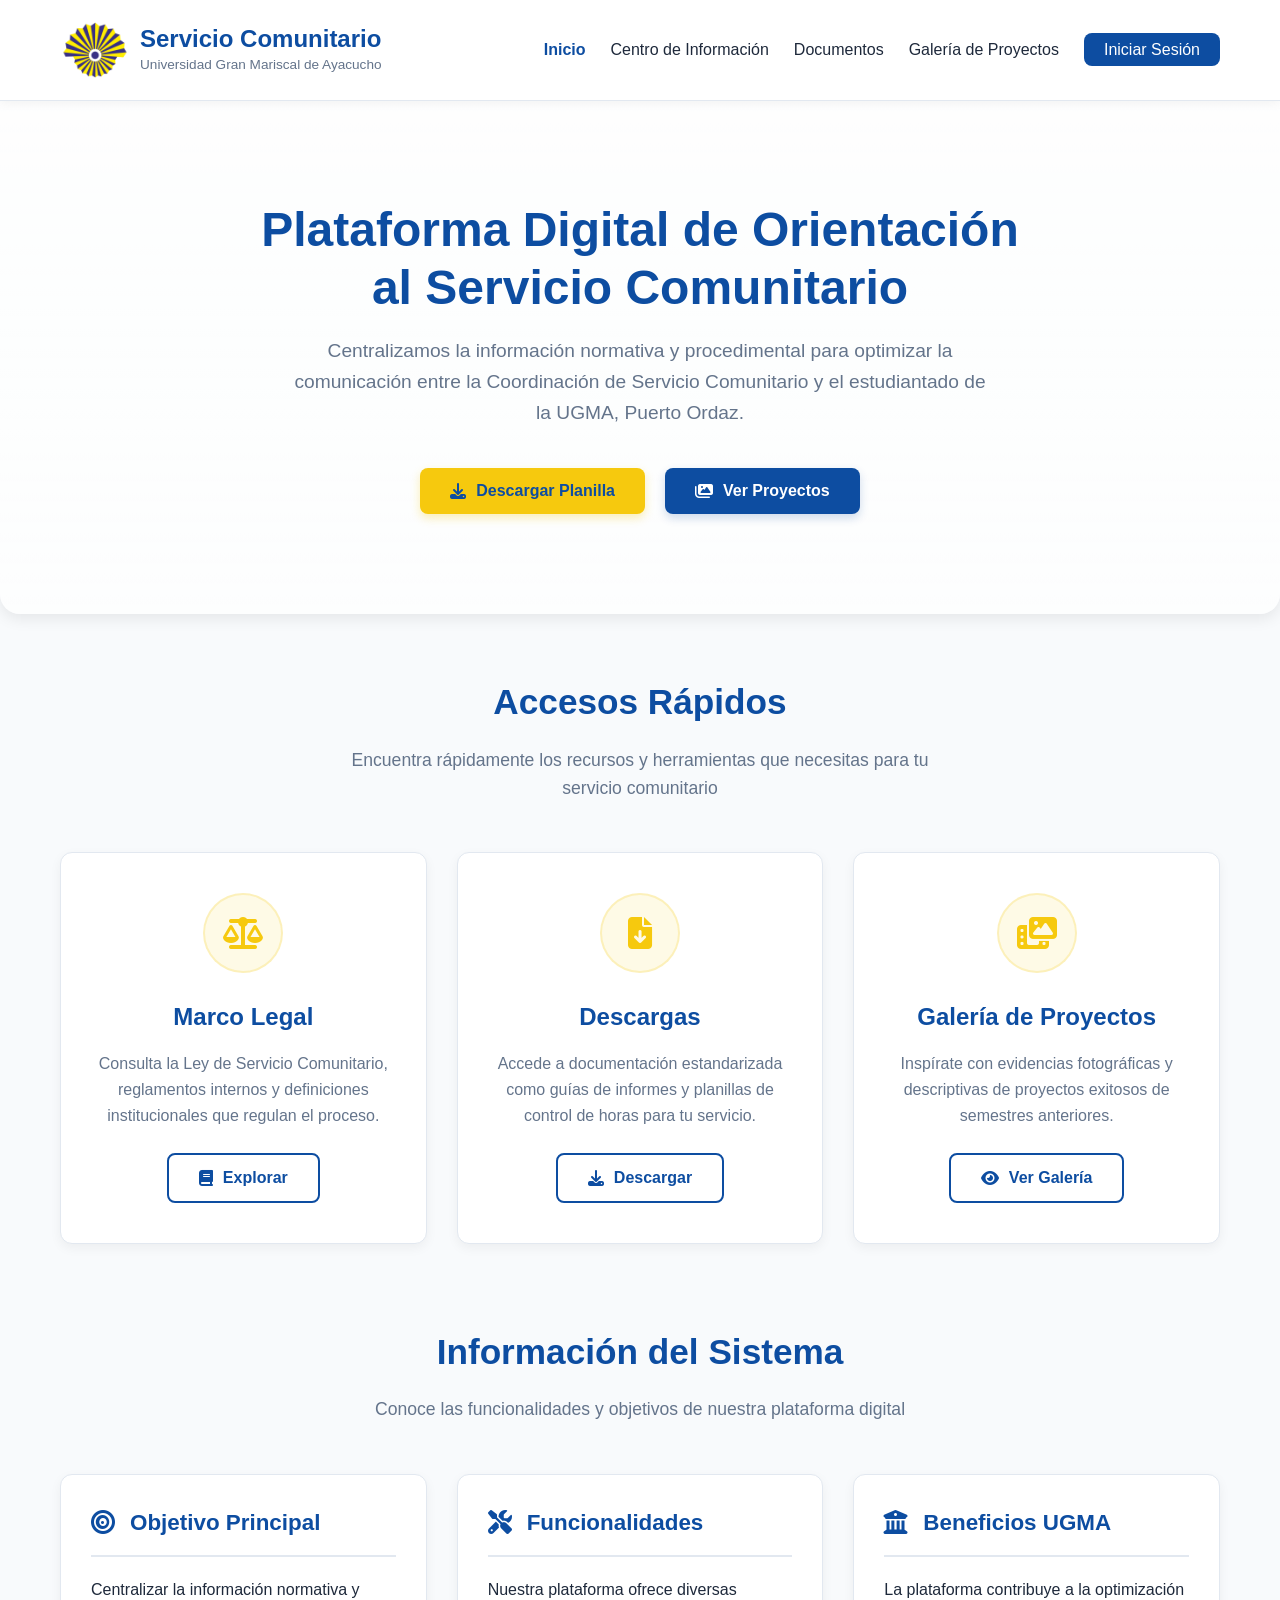
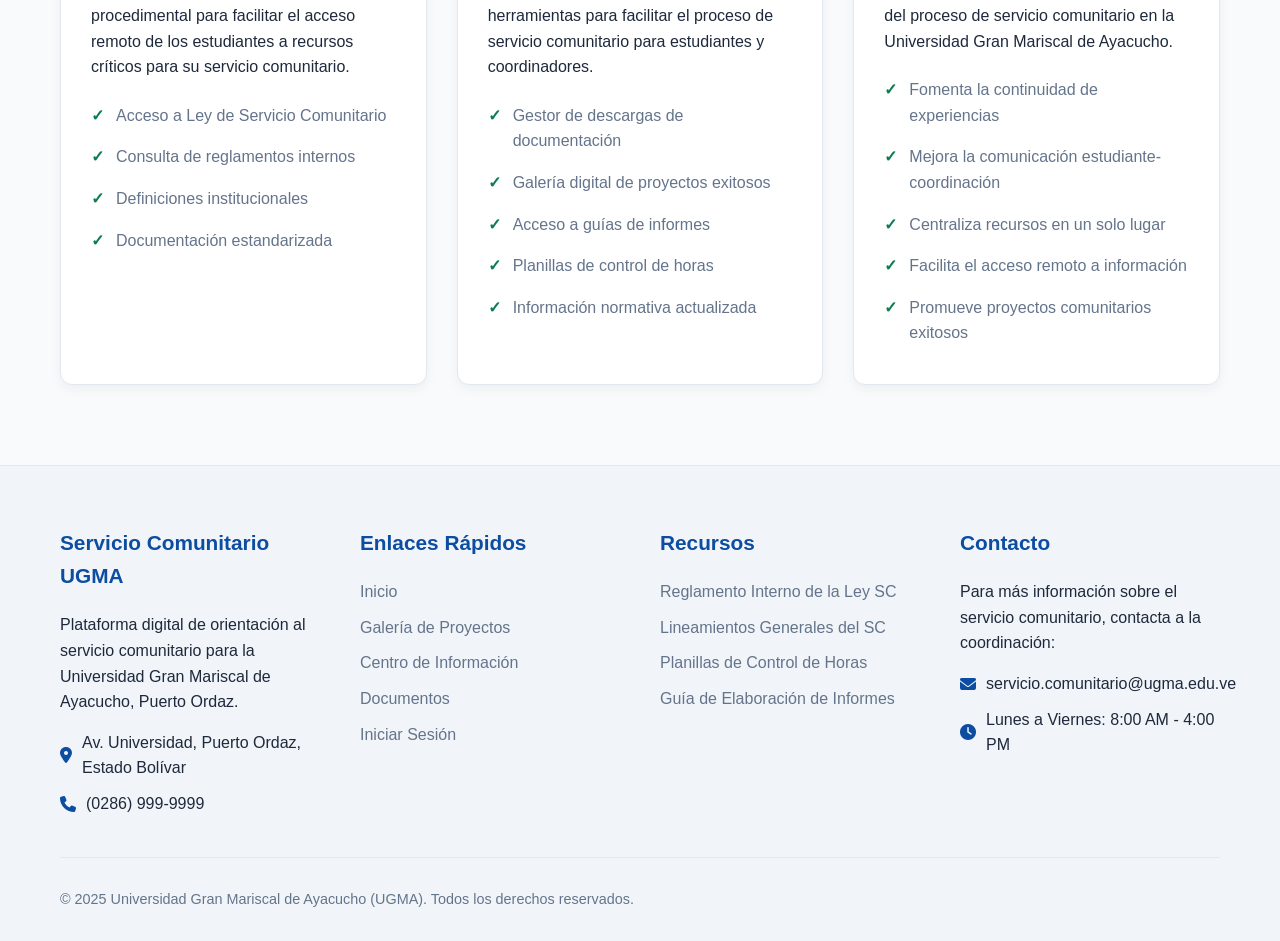
<file: index.html>
<!doctype html>
<html lang="es">
  <head>
    <meta charset="UTF-8">
    <meta name="viewport" content="width=device-width, initial-scale=1.0">

    <link rel="icon" type="image/png" href="/public/ugma-logo.png"/>

    <link rel="stylesheet" href="https://cdnjs.cloudflare.com/ajax/libs/font-awesome/6.4.0/css/all.min.css">
    <link rel="stylesheet" href="/styles/pages/home.css">

    <title>Inicio - Servicio Comunitario UGMA</title>
</head>
<body>
    <!-- Header & Navigation -->
    <header>
        <div class="container">
            <div class="header-content">
                <div class="logo-section">
                    <div class="logo">
                        <img src="public/ugma-logo.png" alt="UGMA Logo">
                    </div>
                    
                    <div class="header-title">
                        <h1>Servicio Comunitario</h1>
                        <p>Universidad Gran Mariscal de Ayacucho</p>
                    </div>
                </div>
                
                <button class="mobile-menu-btn" id="mobileMenuBtn">
                    <i class="fas fa-bars"></i>
                </button>
                
                <nav id="mainNav">
                    <ul>
                        <li><a href="/index.html" class="active">Inicio</a></li>
                        <li><a href="/views/information.html">Centro de Información</a></li>
                        <li><a href="/views/documents.html">Documentos</a></li>
                        <li><a href="/views/projects.html">Galería de Proyectos</a></li>
                        <li><a href="/views/login.html" class="nav-cta">Iniciar Sesión</a></li>
                    </ul>
                </nav>
            </div>
        </div>
    </header>

    <!-- Hero Section -->
    <section class="hero">
        <div class="hero-content">
            <h1>Plataforma Digital de Orientación al Servicio Comunitario</h1>
            <p>Centralizamos la información normativa y procedimental para optimizar la comunicación entre la Coordinación de Servicio Comunitario y el estudiantado de la UGMA, Puerto Ordaz.</p>
            <div class="hero-buttons">
                <button class="btn btn-primary" id="downloadBtn">
                    <i class="fas fa-download"></i> Descargar Planilla
                </button>
                <button class="btn btn-secondary" id="projectsBtn">
                    <i class="fas fa-images"></i> Ver Proyectos
                </button>
            </div>
        </div>
    </section>

    <!-- Quick Access Section -->
    <section class="quick-access container">
        <div class="section-title">
            <h2>Accesos Rápidos</h2>
            <p>Encuentra rápidamente los recursos y herramientas que necesitas para tu servicio comunitario</p>
        </div>
        
        <div class="access-cards">
            <div class="access-card" id="legalFrameworkCard">
                <div class="access-icon">
                    <i class="fas fa-balance-scale"></i>
                </div>
                <h3>Marco Legal</h3>
                <p>Consulta la Ley de Servicio Comunitario, reglamentos internos y definiciones institucionales que regulan el proceso.</p>
                <button class="btn btn-outline">
                    <i class="fas fa-book"></i> Explorar
                </button>
            </div>
            
            <div class="access-card" id="downloadsCard">
                <div class="access-icon">
                    <i class="fas fa-file-download"></i>
                </div>
                <h3>Descargas</h3>
                <p>Accede a documentación estandarizada como guías de informes y planillas de control de horas para tu servicio.</p>
                <button class="btn btn-outline">
                    <i class="fas fa-download"></i> Descargar
                </button>
            </div>
            
            <div class="access-card" id="galleryCard">
                <div class="access-icon">
                    <i class="fas fa-photo-video"></i>
                </div>
                <h3>Galería de Proyectos</h3>
                <p>Inspírate con evidencias fotográficas y descriptivas de proyectos exitosos de semestres anteriores.</p>
                <button class="btn btn-outline">
                    <i class="fas fa-eye"></i> Ver Galería
                </button>
            </div>
        </div>
    </section>

    <!-- Info Sections -->
    <section class="info-sections container">
        <div class="section-title">
            <h2>Información del Sistema</h2>
            <p>Conoce las funcionalidades y objetivos de nuestra plataforma digital</p>
        </div>
        
        <div class="info-grid">
            <div class="info-card">
                <div class="info-card-header">
                    <i class="fas fa-bullseye"></i>
                    <h3>Objetivo Principal</h3>
                </div>
                <p>Centralizar la información normativa y procedimental para facilitar el acceso remoto de los estudiantes a recursos críticos para su servicio comunitario.</p>
                <ul>
                    <li>Acceso a Ley de Servicio Comunitario</li>
                    <li>Consulta de reglamentos internos</li>
                    <li>Definiciones institucionales</li>
                    <li>Documentación estandarizada</li>
                </ul>
            </div>
            
            <div class="info-card">
                <div class="info-card-header">
                    <i class="fas fa-tools"></i>
                    <h3>Funcionalidades</h3>
                </div>
                <p>Nuestra plataforma ofrece diversas herramientas para facilitar el proceso de servicio comunitario para estudiantes y coordinadores.</p>
                <ul>
                    <li>Gestor de descargas de documentación</li>
                    <li>Galería digital de proyectos exitosos</li>
                    <li>Acceso a guías de informes</li>
                    <li>Planillas de control de horas</li>
                    <li>Información normativa actualizada</li>
                </ul>
            </div>
            
            <div class="info-card">
                <div class="info-card-header">
                    <i class="fas fa-university"></i>
                    <h3>Beneficios UGMA</h3>
                </div>
                <p>La plataforma contribuye a la optimización del proceso de servicio comunitario en la Universidad Gran Mariscal de Ayacucho.</p>
                <ul>
                    <li>Fomenta la continuidad de experiencias</li>
                    <li>Mejora la comunicación estudiante-coordinación</li>
                    <li>Centraliza recursos en un solo lugar</li>
                    <li>Facilita el acceso remoto a información</li>
                    <li>Promueve proyectos comunitarios exitosos</li>
                </ul>
            </div>
        </div>
    </section>

    <!-- Footer -->
    <footer class="footer">
        <div class="container">
            <div class="footer-content">

                <div class="footer-column">
                    <h3>Servicio Comunitario UGMA</h3>
                    <p>Plataforma digital de orientación al servicio comunitario para la Universidad Gran Mariscal de Ayacucho, Puerto Ordaz.</p>
                    <div style="margin-top: 15px;">
                        <div style="display: flex; align-items: center; gap: 10px; margin-bottom: 10px;">
                            <i class="fas fa-map-marker-alt" style="color: var(--accent-blue);"></i>
                            <span>Av. Universidad, Puerto Ordaz, Estado Bolívar</span>
                        </div>
                        <div style="display: flex; align-items: center; gap: 10px;">
                            <i class="fas fa-phone" style="color: var(--accent-blue);"></i>
                            <span>(0286) 999-9999</span>
                        </div>
                    </div>
                </div>
                
                <div class="footer-column">
                    <h3>Enlaces Rápidos</h3>
                    <ul>
                        <li><a href="#">Inicio</a></li>
                        <li><a href="#">Galería de Proyectos</a></li>
                        <li><a href="#">Centro de Información</a></li>
                        <li><a href="#">Documentos</a></li>
                        <li><a href="#">Iniciar Sesión</a></li>
                    </ul>
                </div>
                
                <div class="footer-column">
                    <h3>Recursos</h3>
                    <ul>
                        <li><a href="#">Reglamento Interno de la Ley SC</a></li>
                        <li><a href="#">Lineamientos Generales del SC</a></li>
                        <li><a href="#">Planillas de Control de Horas</a></li>
                        <li><a href="#">Guía de Elaboración de Informes</a></li>
                    </ul>
                </div>
                
                <div class="footer-column">
                    <h3>Contacto</h3>
                    <p>Para más información sobre el servicio comunitario, contacta a la coordinación:</p>
                    <div style="margin-top: 15px;">
                        <div style="display: flex; align-items: center; gap: 10px; margin-bottom: 10px;">
                            <i class="fas fa-envelope" style="color: var(--accent-blue);"></i>
                            <span>servicio.comunitario@ugma.edu.ve</span>
                        </div>
                        <div style="display: flex; align-items: center; gap: 10px;">
                            <i class="fas fa-clock" style="color: var(--accent-blue);"></i>
                            <span>Lunes a Viernes: 8:00 AM - 4:00 PM</span>
                        </div>
                    </div>
                </div>
            </div>
            
            <div class="footer-bottom">
                <div>
                    &copy; 2025 Universidad Gran Mariscal de Ayacucho (UGMA). Todos los derechos reservados.
                </div>
            </div>
        </div>
    </footer>

    <script src="src/pages/home.js"></script>
</body>
</html>
</file>
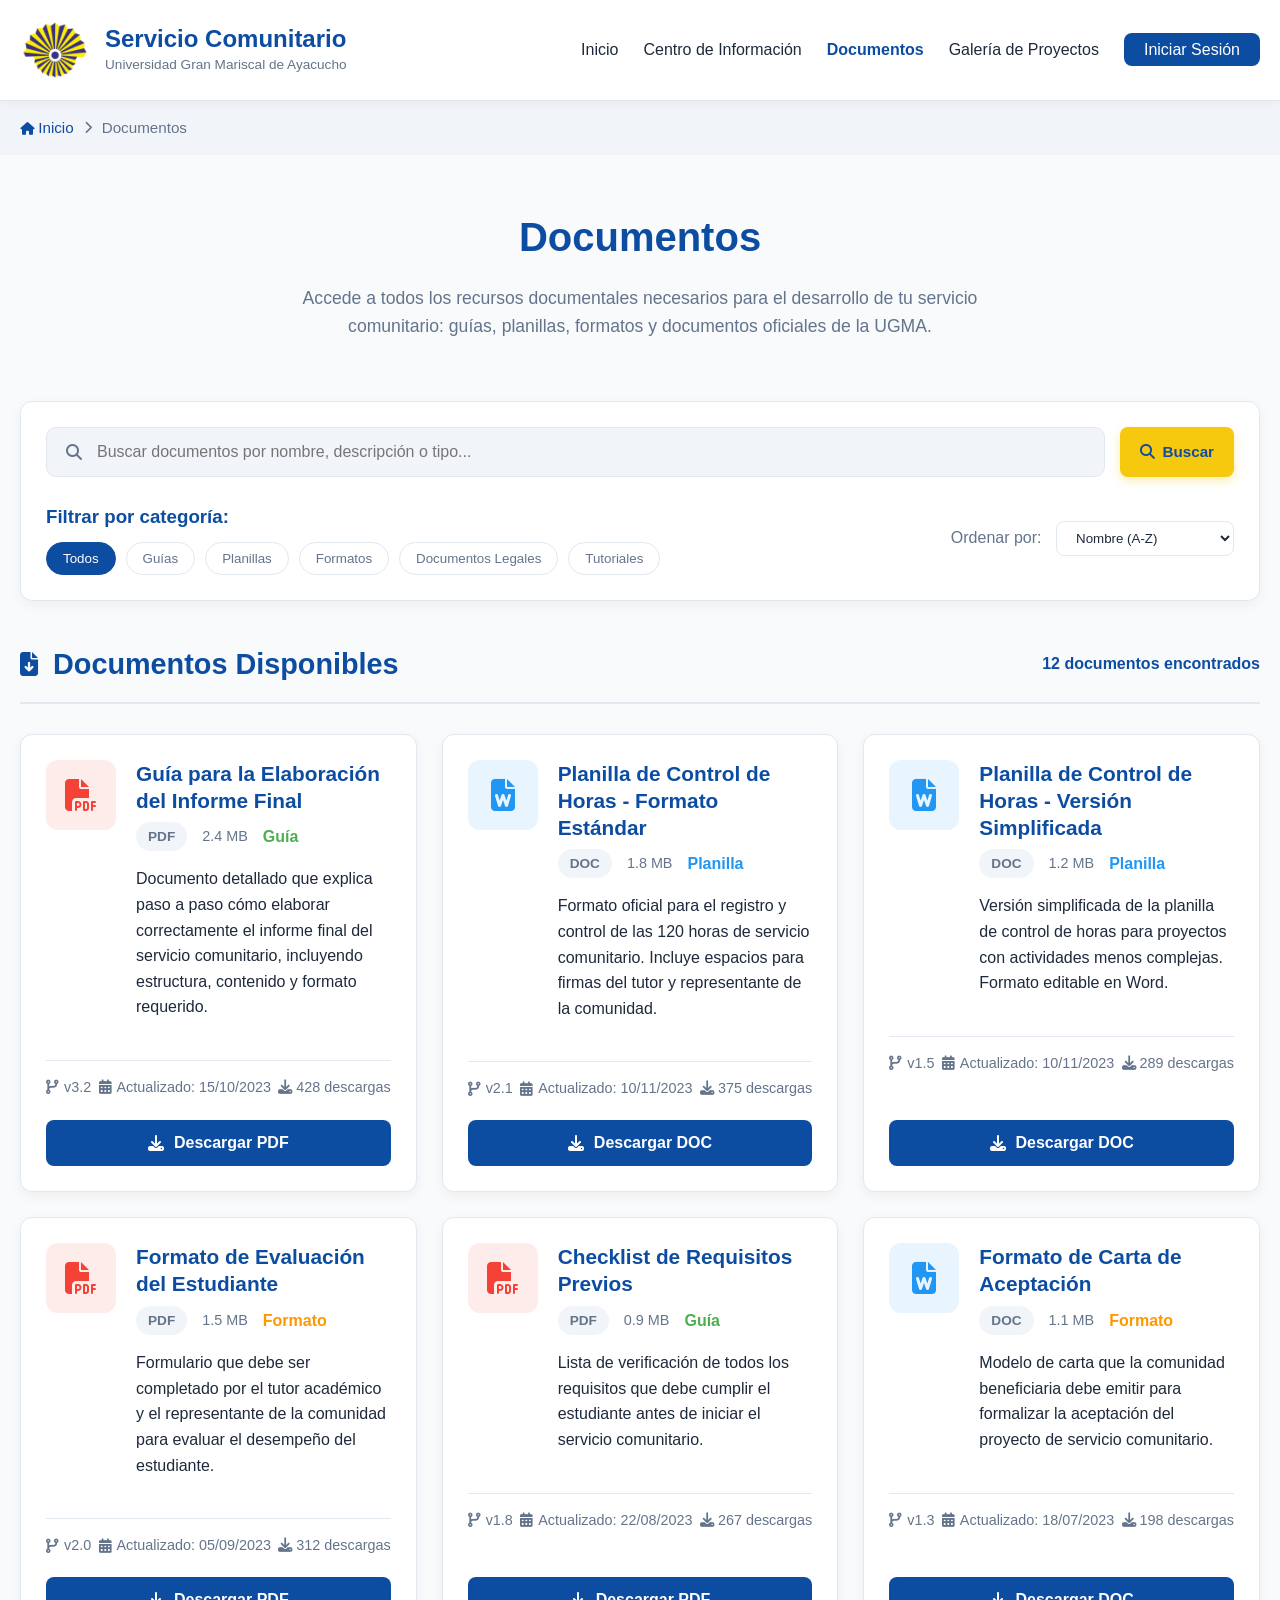
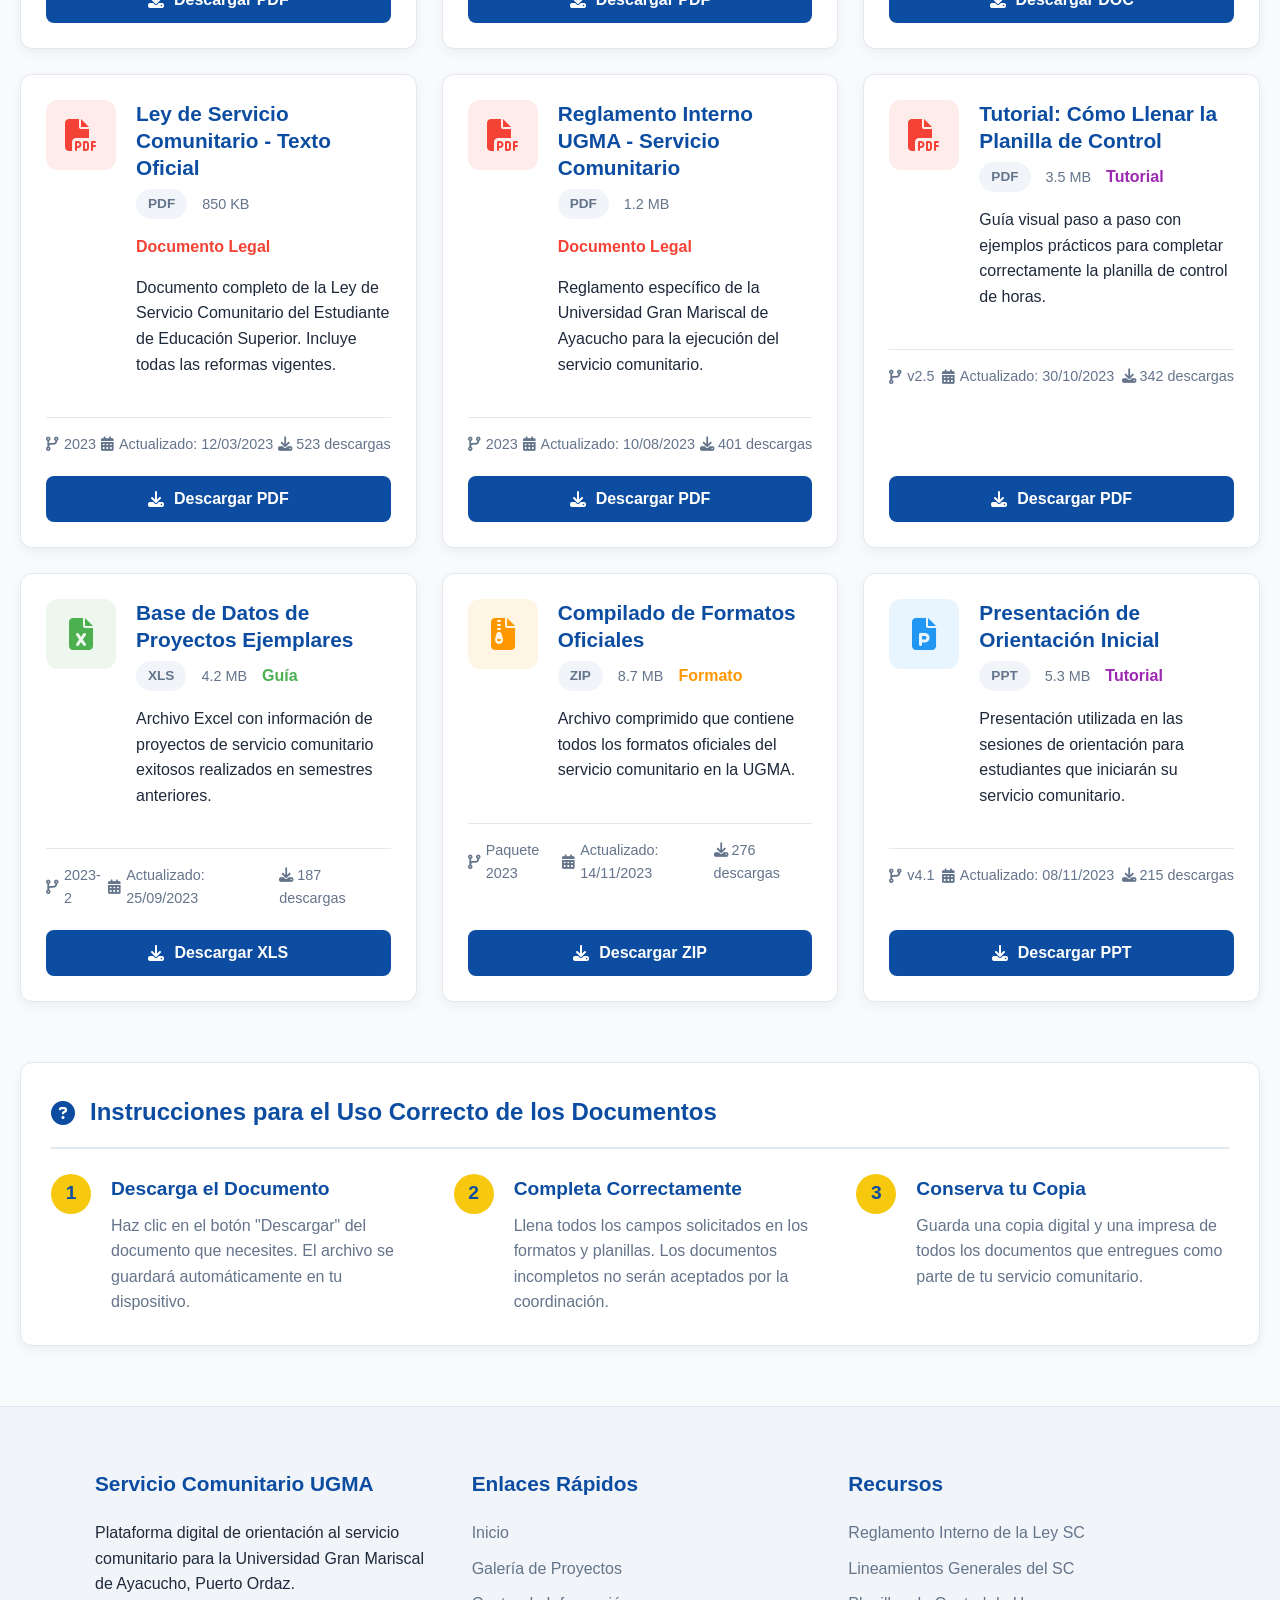
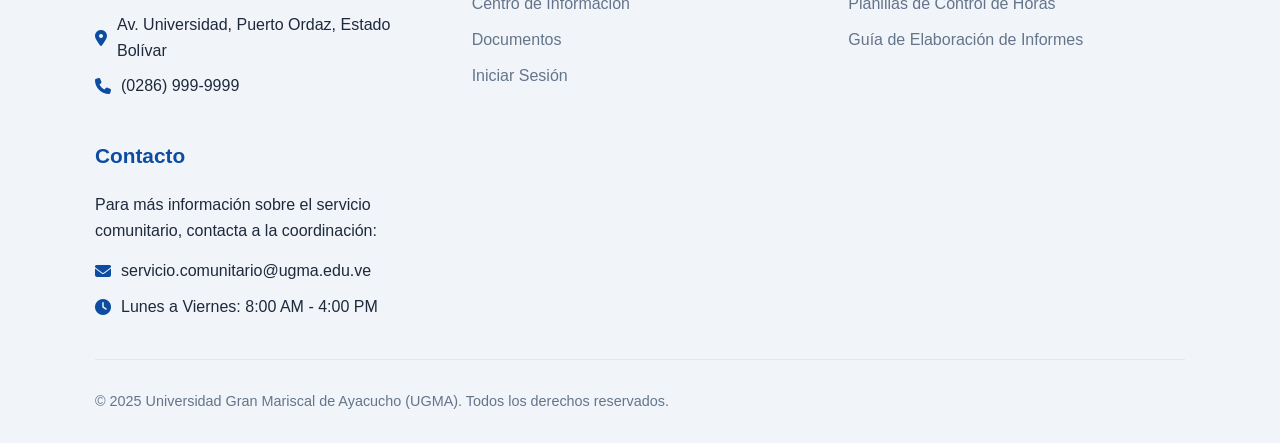
<file: views/documents.html>
<!DOCTYPE html>
<html lang="es">
<head>
    <meta charset="UTF-8">
    <meta name="viewport" content="width=device-width, initial-scale=1.0">
    
    <link rel="stylesheet" href="https://cdnjs.cloudflare.com/ajax/libs/font-awesome/6.4.0/css/all.min.css">
    <link rel="stylesheet" href="../styles/pages/documents.css">

    <link rel="icon" type="image/png" href="../public/ugma-logo.png"/>
    
    <title>Documentos - Servicio Comunitario UGMA</title>
</head>
<body>
    <!-- Header & Navigation -->
    <header>
        <div class="container">
            <div class="header-content">
                <div class="logo-section">
                    <div class="logo">
                        <img src="../public/ugma-logo.png" alt="UGMA Logo">
                    </div>

                    <div class="header-title">
                        <h1>Servicio Comunitario</h1>
                        <p>Universidad Gran Mariscal de Ayacucho</p>
                    </div>
                </div>
                
                <button class="mobile-menu-btn" id="mobileMenuBtn">
                    <i class="fas fa-bars"></i>
                </button>
                
                <nav id="mainNav">
                    <ul>
                        <li><a href="index.html">Inicio</a></li>
                        <li><a href="information.html">Centro de Información</a></li>
                        <li><a href="documents.html" class="active">Documentos</a></li>
                        <li><a href="projects.html">Galería de Proyectos</a></li>
                        <li><a href="login.html" class="nav-cta">Iniciar Sesión</a></li>
                    </ul>
                </nav>
            </div>
        </div>
    </header>

    <!-- Breadcrumb -->
    <section class="breadcrumb">
        <div class="container">
            <div class="breadcrumb-content">
                <a href="index.html"><i class="fas fa-home"></i> Inicio</a>
                <i class="fas fa-chevron-right"></i>
                <span>Documentos</span>
            </div>
        </div>
    </section>

    <!-- Page Header -->
    <section class="page-header container">
        <h1>Documentos</h1>
        <p>Accede a todos los recursos documentales necesarios para el desarrollo de tu servicio comunitario: guías, planillas, formatos y documentos oficiales de la UGMA.</p>
    </section>

    <!-- Search and Filter Section -->
    <section class="container">
        <div class="search-filter-section">
            <div class="search-container">
                <div class="search-box">
                    <i class="fas fa-search search-icon"></i>
                    <input type="text" class="search-input" id="searchInput" placeholder="Buscar documentos por nombre, descripción o tipo...">
                </div>
                <button class="btn btn-primary" id="searchBtn">
                    <i class="fas fa-search"></i> Buscar
                </button>
            </div>
            
            <div class="filter-options">
                <div>
                    <h3 style="color: var(--accent-blue); margin-bottom: 10px;">Filtrar por categoría:</h3>
                    <div class="filter-buttons">
                        <button class="filter-btn active" data-filter="all">Todos</button>
                        <button class="filter-btn" data-filter="guias">Guías</button>
                        <button class="filter-btn" data-filter="planillas">Planillas</button>
                        <button class="filter-btn" data-filter="formatos">Formatos</button>
                        <button class="filter-btn" data-filter="legales">Documentos Legales</button>
                        <button class="filter-btn" data-filter="tutoriales">Tutoriales</button>
                    </div>
                </div>
                
                <div>
                    <span style="color: var(--text-muted); margin-right: 10px;">Ordenar por:</span>
                    <select id="sortSelect" style="padding: 8px 15px; border-radius: 8px; border: 1px solid var(--border-color); color: var(--text-dark); background-color: white;">
                        <option value="name">Nombre (A-Z)</option>
                        <option value="date">Fecha (Más reciente)</option>
                        <option value="type">Tipo de documento</option>
                        <option value="downloads">Más descargados</option>
                    </select>
                </div>
            </div>
        </div>
    </section>

    <!-- Downloads Section -->
    <section class="downloads-section container">
        <div class="section-header">
            <div class="section-title">
                <i class="fas fa-file-download"></i>
                <h2>Documentos Disponibles</h2>
            </div>
            <div>
                <span id="fileCount" style="color: var(--accent-blue); font-weight: 600;">12 documentos encontrados</span>
            </div>
        </div>
        
        <div class="downloads-grid" id="downloadsGrid">
            <!-- Los documentos se cargarán dinámicamente -->
        </div>
        
        <div class="empty-state" id="emptyState" style="display: none;">
            <i class="fas fa-file-search"></i>
            <h3>No se encontraron documentos</h3>
            <p>Intenta con otros términos de búsqueda o selecciona una categoría diferente.</p>
            <button class="btn btn-outline" id="resetFiltersBtn" style="margin-top: 20px;">
                <i class="fas fa-redo"></i> Restablecer filtros
            </button>
        </div>
    </section>

    <!-- Instructions Section -->
    <section class="container">
        <div class="instructions">
            <div class="instructions-header">
                <i class="fas fa-question-circle"></i>
                <h2>Instrucciones para el Uso Correcto de los Documentos</h2>
            </div>
            
            <div class="instructions-content">
                <div class="instruction-step">
                    <div class="step-number">1</div>
                    <div class="step-content">
                        <h3>Descarga el Documento</h3>
                        <p>Haz clic en el botón "Descargar" del documento que necesites. El archivo se guardará automáticamente en tu dispositivo.</p>
                    </div>
                </div>
                
                <div class="instruction-step">
                    <div class="step-number">2</div>
                    <div class="step-content">
                        <h3>Completa Correctamente</h3>
                        <p>Llena todos los campos solicitados en los formatos y planillas. Los documentos incompletos no serán aceptados por la coordinación.</p>
                    </div>
                </div>
                
                <div class="instruction-step">
                    <div class="step-number">3</div>
                    <div class="step-content">
                        <h3>Conserva tu Copia</h3>
                        <p>Guarda una copia digital y una impresa de todos los documentos que entregues como parte de tu servicio comunitario.</p>
                    </div>
                </div>
            </div>
        </div>
    </section>

    <!-- Footer -->
    <footer class="footer">
        <div class="container">
            <div class="footer-content">

                <div class="footer-column">
                    <h3>Servicio Comunitario UGMA</h3>
                    <p>Plataforma digital de orientación al servicio comunitario para la Universidad Gran Mariscal de Ayacucho, Puerto Ordaz.</p>
                    <div style="margin-top: 15px;">
                        <div style="display: flex; align-items: center; gap: 10px; margin-bottom: 10px;">
                            <i class="fas fa-map-marker-alt" style="color: var(--accent-blue);"></i>
                            <span>Av. Universidad, Puerto Ordaz, Estado Bolívar</span>
                        </div>
                        <div style="display: flex; align-items: center; gap: 10px;">
                            <i class="fas fa-phone" style="color: var(--accent-blue);"></i>
                            <span>(0286) 999-9999</span>
                        </div>
                    </div>
                </div>
                
                <div class="footer-column">
                    <h3>Enlaces Rápidos</h3>
                    <ul>
                        <li><a href="#">Inicio</a></li>
                        <li><a href="#">Galería de Proyectos</a></li>
                        <li><a href="#">Centro de Información</a></li>
                        <li><a href="#">Documentos</a></li>
                        <li><a href="#">Iniciar Sesión</a></li>
                    </ul>
                </div>
                
                <div class="footer-column">
                    <h3>Recursos</h3>
                    <ul>
                        <li><a href="#">Reglamento Interno de la Ley SC</a></li>
                        <li><a href="#">Lineamientos Generales del SC</a></li>
                        <li><a href="#">Planillas de Control de Horas</a></li>
                        <li><a href="#">Guía de Elaboración de Informes</a></li>
                    </ul>
                </div>
                
                <div class="footer-column">
                    <h3>Contacto</h3>
                    <p>Para más información sobre el servicio comunitario, contacta a la coordinación:</p>
                    <div style="margin-top: 15px;">
                        <div style="display: flex; align-items: center; gap: 10px; margin-bottom: 10px;">
                            <i class="fas fa-envelope" style="color: var(--accent-blue);"></i>
                            <span>servicio.comunitario@ugma.edu.ve</span>
                        </div>
                        <div style="display: flex; align-items: center; gap: 10px;">
                            <i class="fas fa-clock" style="color: var(--accent-blue);"></i>
                            <span>Lunes a Viernes: 8:00 AM - 4:00 PM</span>
                        </div>
                    </div>
                </div>
            </div>
            
            <div class="footer-bottom">
                <div>
                    &copy; 2025 Universidad Gran Mariscal de Ayacucho (UGMA). Todos los derechos reservados.
                </div>
            </div>
        </div>
    </footer>

    <script type="module" src="../src/pages/documents.js"></script>
</body>
</html>
</file>
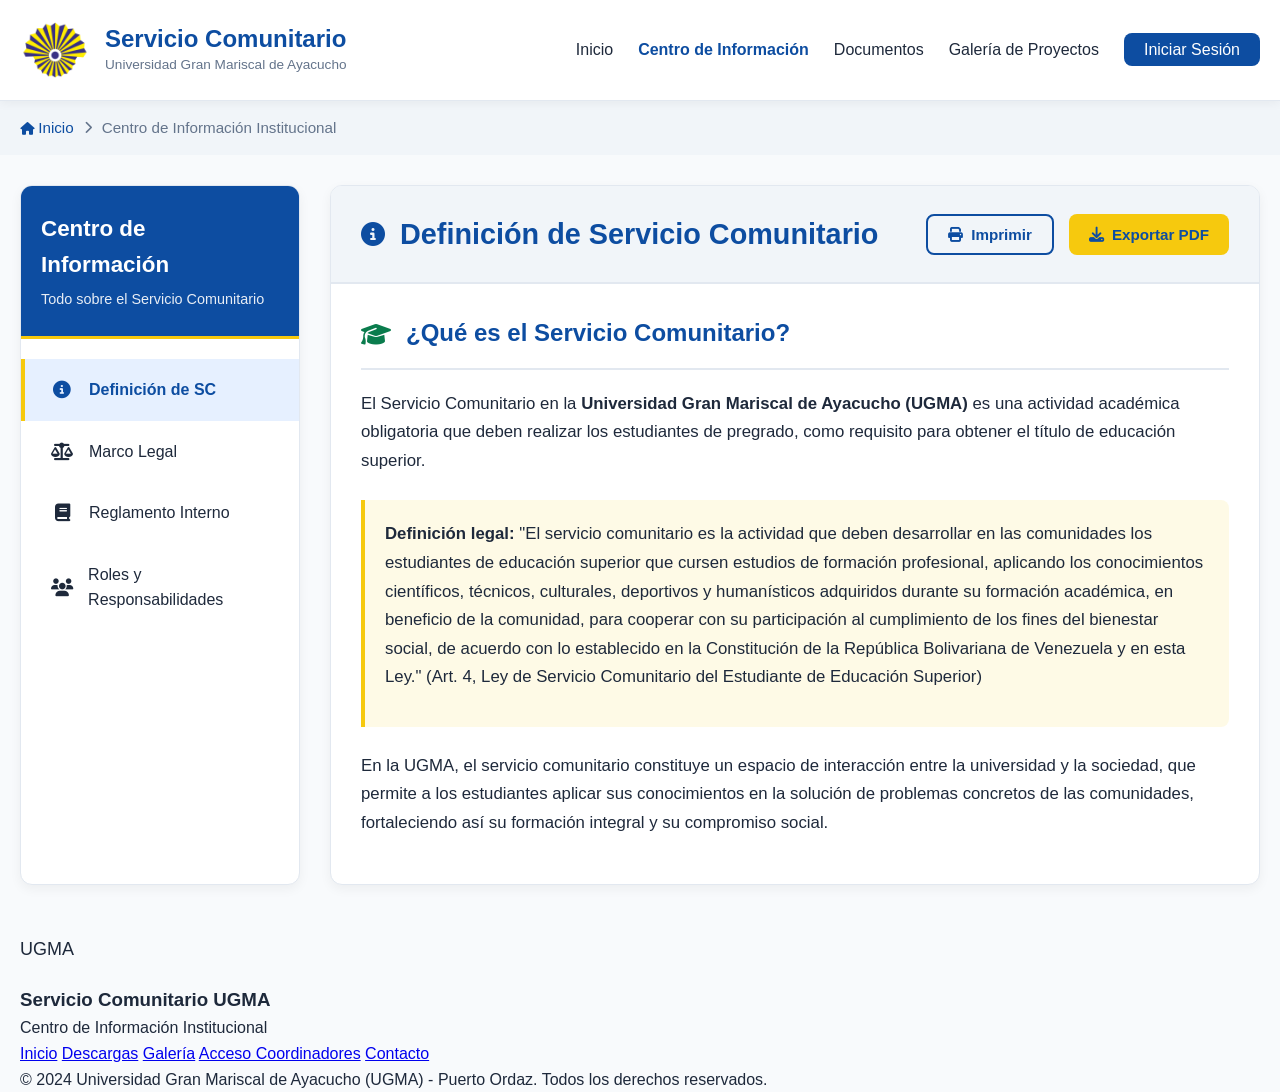
<file: views/information.html>
<!DOCTYPE html>
<html lang="es">
<head>
    <meta charset="UTF-8">
    <meta name="viewport" content="width=device-width, initial-scale=1.0">

    <link rel="stylesheet" href="https://cdnjs.cloudflare.com/ajax/libs/font-awesome/6.4.0/css/all.min.css">
    <link rel="stylesheet" href="../styles/pages/information.css">

    <link rel="icon" type="image/png" href="../public/ugma-logo.png"/>
    
    <title>Centro de Información Institucional - Servicio Comunitario UGMA</title>
</head>
<body>
    <!-- Header & Navigation -->
    <header>
        <div class="container">
            <div class="header-content">
                <div class="logo-section">
                    <div class="logo">
                        <img src="../public/ugma-logo.png" alt="UGMA Logo">
                    </div>

                    <div class="header-title">
                        <h1>Servicio Comunitario</h1>
                        <p>Universidad Gran Mariscal de Ayacucho</p>
                    </div>
                </div>
                
                <button class="mobile-menu-btn" id="mobileMenuBtn">
                    <i class="fas fa-bars"></i>
                </button>
                
                <nav id="mainNav">
                    <ul>
                        <li><a href="index.html">Inicio</a></li>
                        <li><a href="information.html" class="active">Centro de Información</a></li>
                        <li><a href="documents.html">Documentos</a></li>
                        <li><a href="projects.html">Galería de Proyectos</a></li>
                        <li><a href="login.html" class="nav-cta">Iniciar Sesión</a></li>
                    </ul>
                </nav>
            </div>
        </div>
    </header>

    <!-- Breadcrumb -->
    <section class="breadcrumb">
        <div class="container">
            <div class="breadcrumb-content">
                <a href="index.html"><i class="fas fa-home"></i> Inicio</a>
                <i class="fas fa-chevron-right"></i>
                <span>Centro de Información Institucional</span>
            </div>
        </div>
    </section>

    <!-- Main Content -->
    <div class="container">
        <div class="main-content">
            <!-- Sidebar Tabs -->
            <aside class="sidebar">
                <div class="sidebar-header">
                    <h2>Centro de Información</h2>
                    <p>Todo sobre el Servicio Comunitario</p>
                </div>
                
                <nav class="tabs">
                    <a href="#definicion" class="tab active" data-tab="definicion">
                        <i class="fas fa-info-circle"></i>
                        <span>Definición de SC</span>
                    </a>
                    <a href="#marco-legal" class="tab" data-tab="marco-legal">
                        <i class="fas fa-balance-scale"></i>
                        <span>Marco Legal</span>
                    </a>
                    <a href="#reglamento" class="tab" data-tab="reglamento">
                        <i class="fas fa-book"></i>
                        <span>Reglamento Interno</span>
                    </a>
                    <a href="#roles" class="tab" data-tab="roles">
                        <i class="fas fa-users"></i>
                        <span>Roles y Responsabilidades</span>
                    </a>
                </nav>
            </aside>
            
            <!-- Content Area -->
            <main class="content-area">
                <div class="content-header">
                    <div class="content-title">
                        <i class="fas fa-info-circle" id="contentIcon"></i>
                        <h1 id="contentTitle">Definición de Servicio Comunitario</h1>
                    </div>
                    
                    <div class="content-actions">
                        <button class="btn btn-outline" id="printBtn">
                            <i class="fas fa-print"></i> Imprimir
                        </button>
                        <button class="btn btn-primary" id="exportBtn">
                            <i class="fas fa-download"></i> Exportar PDF
                        </button>
                    </div>
                </div>
                
                <div class="content-body" id="contentBody">
                    <!-- Definición de SC -->
                    <div id="definicion-content" class="tab-content active">
                        <div class="definition-section">
                            <div class="definition-header">
                                <i class="fas fa-graduation-cap"></i>
                                <h2>¿Qué es el Servicio Comunitario?</h2>
                            </div>
                            <div class="definition-content">
                                <p>El Servicio Comunitario en la <strong>Universidad Gran Mariscal de Ayacucho (UGMA)</strong> es una actividad académica obligatoria que deben realizar los estudiantes de pregrado, como requisito para obtener el título de educación superior.</p>
                                
                                <div class="highlight-box">
                                    <p><strong>Definición legal:</strong> "El servicio comunitario es la actividad que deben desarrollar en las comunidades los estudiantes de educación superior que cursen estudios de formación profesional, aplicando los conocimientos científicos, técnicos, culturales, deportivos y humanísticos adquiridos durante su formación académica, en beneficio de la comunidad, para cooperar con su participación al cumplimiento de los fines del bienestar social, de acuerdo con lo establecido en la Constitución de la República Bolivariana de Venezuela y en esta Ley." (Art. 4, Ley de Servicio Comunitario del Estudiante de Educación Superior)</p>
                                </div>
                                
                                <p>En la UGMA, el servicio comunitario constituye un espacio de interacción entre la universidad y la sociedad, que permite a los estudiantes aplicar sus conocimientos en la solución de problemas concretos de las comunidades, fortaleciendo así su formación integral y su compromiso social.</p>
                            </div>
                        </div>
                        
                        <div class="definition-section">
                            <div class="definition-header">
                                <i class="fas fa-bullseye"></i>
                                <h2>Objetivos del Servicio Comunitario</h2>
                            </div>
                            <div class="definition-content">
                                <p>El servicio comunitario en la UGMA tiene como objetivos principales:</p>
                                
                                <ul>
                                    <li><strong>Formar ciudadanos comprometidos:</strong> Fomentar en el estudiante la solidaridad y el compromiso con la comunidad como norma ética y ciudadana.</li>
                                    <li><strong>Vincular universidad-sociedad:</strong> Establecer vínculos efectivos entre la universidad y las comunidades para contribuir al desarrollo local y nacional.</li>
                                    <li><strong>Aplicar conocimientos:</strong> Permitir al estudiante aplicar los conocimientos adquiridos durante su formación académica en la solución de problemas concretos de la comunidad.</li>
                                    <li><strong>Desarrollar competencias:</strong> Desarrollar en el estudiante habilidades y destrezas que complementen su formación integral.</li>
                                    <li><strong>Contribuir al bienestar social:</strong> Cooperar con la participación universitaria al cumplimiento de los fines del bienestar social.</li>
                                </ul>
                            </div>
                        </div>
                        
                        <div class="definition-section">
                            <div class="definition-header">
                                <i class="fas fa-check-circle"></i>
                                <h2>Características Principales</h2>
                            </div>
                            <div class="definition-content">
                                <p>El servicio comunitario en la UGMA se caracteriza por:</p>
                                
                                <ol>
                                    <li><strong>Ser obligatorio:</strong> Es un requisito académico para la obtención del título de educación superior.</li>
                                    <li><strong>No ser remunerado:</strong> No genera relación laboral alguna entre el estudiante y la comunidad, institución u organización beneficiaria.</li>
                                    <li><strong>Tener duración específica:</strong> Comprende la ejecución de 120 horas académicas, las cuales deben cumplirse en un período no menor de tres (3) meses ni mayor de seis (6) meses.</li>
                                    <li><strong>Ser extracurricular:</strong> Se realiza fuera del horario regular de clases del estudiante.</li>
                                    <li><strong>Tener evaluación:</strong> El desempeño del estudiante es evaluado por un tutor académico y un representante de la comunidad beneficiaria.</li>
                                </ol>
                            </div>
                        </div>
                    </div>
                    
                    <!-- Marco Legal -->
                    <div id="marco-legal-content" class="tab-content">
                        <div class="definition-section">
                            <div class="definition-header">
                                <i class="fas fa-balance-scale"></i>
                                <h2>Marco Legal del Servicio Comunitario</h2>
                            </div>
                            <div class="definition-content">
                                <p>El servicio comunitario en Venezuela se rige por un conjunto de instrumentos legales que establecen su naturaleza, objetivos, organización y procedimientos. A continuación se presentan los principales documentos legales:</p>
                                
                                <div class="pdf-viewer-container">
                                    <div class="pdf-viewer-header">
                                        <h3>Ley de Servicio Comunitario del Estudiante de Educación Superior</h3>
                                        <div class="pdf-actions">
                                            <button class="btn btn-outline btn-sm" id="viewLawPdf">
                                                <i class="fas fa-expand"></i> Ver Completo
                                            </button>
                                            <button class="btn btn-primary btn-sm" id="downloadLawPdf">
                                                <i class="fas fa-download"></i> Descargar
                                            </button>
                                        </div>
                                    </div>
                                    <div class="pdf-placeholder">
                                        <i class="fas fa-file-pdf"></i>
                                        <h3>Ley de Servicio Comunitario</h3>
                                        <p>Documento PDF - 850 KB</p>
                                        <p style="margin-top: 15px;">Para visualizar el documento completo, haga clic en "Ver Completo" o "Descargar"</p>
                                    </div>
                                    <!-- En implementación real: <iframe class="pdf-viewer" src="docs/ley-servicio-comunitario.pdf"></iframe> -->
                                </div>
                                
                                <div class="pdf-download-info">
                                    <i class="fas fa-info-circle"></i>
                                    <div class="pdf-download-details">
                                        <h4>Información sobre el documento</h4>
                                        <p><strong>Publicado:</strong> 14 de Septiembre de 2005</p>
                                        <p><strong>Actualizado:</strong> 12 de Marzo de 2023</p>
                                        <p><strong>Contenido:</strong> Establece los principios, definiciones, derechos, deberes y procedimientos del servicio comunitario para estudiantes de educación superior en Venezuela.</p>
                                    </div>
                                </div>
                                
                                <h3 style="margin-top: 30px; color: var(--accent-blue);">Otros Instrumentos Legales Relevantes</h3>
                                
                                <ul>
                                    <li><strong>Constitución de la República Bolivariana de Venezuela (1999):</strong> Establece en su artículo 135 el deber de toda persona de prestar servicio a la comunidad.</li>
                                    <li><strong>Ley Orgánica de Educación (2009):</strong> Define la educación como un derecho humano y un deber social fundamental.</li>
                                    <li><strong>Reglamento de la Ley de Servicio Comunitario:</strong> Desarrolla los aspectos procedimentales de la ley.</li>
                                    <li><strong>Resoluciones del Ministerio del Poder Popular para la Educación Universitaria:</strong> Normativas específicas para la implementación del servicio comunitario.</li>
                                </ul>
                            </div>
                        </div>
                    </div>
                    
                    <!-- Reglamento Interno -->
                    <div id="reglamento-content" class="tab-content">
                        <div class="definition-section">
                            <div class="definition-header">
                                <i class="fas fa-book"></i>
                                <h2>Reglamento Interno de Servicio Comunitario UGMA</h2>
                            </div>
                            <div class="definition-content">
                                <p>La Universidad Gran Mariscal de Ayacucho cuenta con un Reglamento Interno que establece las normas, procedimientos y directrices específicas para la ejecución del servicio comunitario por parte de sus estudiantes.</p>
                                
                                <div class="pdf-viewer-container">
                                    <div class="pdf-viewer-header">
                                        <h3>Reglamento Interno de Servicio Comunitario - UGMA</h3>
                                        <div class="pdf-actions">
                                            <button class="btn btn-outline btn-sm" id="viewRegulationPdf">
                                                <i class="fas fa-expand"></i> Ver Completo
                                            </button>
                                            <button class="btn btn-primary btn-sm" id="downloadRegulationPdf">
                                                <i class="fas fa-download"></i> Descargar
                                            </button>
                                        </div>
                                    </div>
                                    <div class="pdf-placeholder">
                                        <i class="fas fa-file-pdf"></i>
                                        <h3>Reglamento Interno UGMA</h3>
                                        <p>Documento PDF - 1.2 MB</p>
                                        <p style="margin-top: 15px;">Para visualizar el documento completo, haga clic en "Ver Completo" o "Descargar"</p>
                                    </div>
                                    <!-- En implementación real: <iframe class="pdf-viewer" src="docs/reglamento-servicio-comunitario-ugma.pdf"></iframe> -->
                                </div>
                                
                                <div class="pdf-download-info">
                                    <i class="fas fa-info-circle"></i>
                                    <div class="pdf-download-details">
                                        <h4>Información sobre el documento</h4>
                                        <p><strong>Publicado:</strong> 15 de Enero de 2018</p>
                                        <p><strong>Actualizado:</strong> 10 de Agosto de 2023</p>
                                        <p><strong>Contenido:</strong> Establece las normas internas de la UGMA para la planificación, ejecución, control y evaluación del servicio comunitario.</p>
                                    </div>
                                </div>
                                
                                <h3 style="margin-top: 30px; color: var(--accent-blue);">Contenido Principal del Reglamento</h3>
                                
                                <ol>
                                    <li><strong>Disposiciones generales:</strong> Objeto, alcance y definiciones.</li>
                                    <li><strong>Organización y estructura:</strong> Comisión de Servicio Comunitario, coordinadores, tutores.</li>
                                    <li><strong>Procedimientos:</strong> Inscripción, asignación de proyectos, ejecución, control y evaluación.</li>
                                    <li><strong>Derechos y deberes:</strong> De estudiantes, tutores, comunidades e instituciones.</li>
                                    <li><strong>Documentación:</strong> Formatos, planillas, informes y certificaciones.</li>
                                    <li><strong>Disposiciones finales:</strong> Casos especiales, equivalencias y acreditaciones.</li>
                                </ol>
                            </div>
                        </div>
                    </div>
                    
                    <!-- Roles y Responsabilidades -->
                    <div id="roles-content" class="tab-content">
                        <div class="definition-section">
                            <div class="definition-header">
                                <i class="fas fa-users"></i>
                                <h2>Roles y Responsabilidades en el Servicio Comunitario</h2>
                            </div>
                            <div class="definition-content">
                                <p>El servicio comunitario involucra a diversos actores, cada uno con responsabilidades específicas en el proceso. A continuación se detallan los roles principales:</p>
                                
                                <div class="roles-table-container">
                                    <table class="roles-table">
                                        <thead>
                                            <tr>
                                                <th width="25%">Rol</th>
                                                <th width="35%">Responsabilidades</th>
                                                <th width="20%">Requisitos</th>
                                                <th width="20%">Documentación</th>
                                            </tr>
                                        </thead>
                                        <tbody>
                                            <tr>
                                                <td>
                                                    <div class="role-header">
                                                        <div class="role-icon">
                                                            <i class="fas fa-user-graduate"></i>
                                                        </div>
                                                        <div>
                                                            <div class="role-name">Estudiante</div>
                                                            <div style="font-size: 0.85rem; color: var(--text-muted);">Ejecutor principal</div>
                                                        </div>
                                                    </div>
                                                </td>
                                                <td>
                                                    <ul class="responsibilities-list">
                                                        <li>Ejecutar las 120 horas de servicio</li>
                                                        <li>Cumplir con el cronograma establecido</li>
                                                        <li>Elaborar informes parciales y final</li>
                                                        <li>Participar activamente en el proyecto</li>
                                                    </ul>
                                                </td>
                                                <td>
                                                    <ul class="responsibilities-list">
                                                        <li>Haber aprobado el 50% de la carga académica</li>
                                                        <li>No tener asignaturas pendientes del primer año</li>
                                                        <li>Inscribirse oportunamente</li>
                                                    </ul>
                                                </td>
                                                <td>
                                                    <ul class="responsibilities-list">
                                                        <li>Planilla de inscripción</li>
                                                        <li>Cronograma de actividades</li>
                                                        <li>Informes de avance</li>
                                                        <li>Informe final</li>
                                                    </ul>
                                                </td>
                                            </tr>
                                            <tr>
                                                <td>
                                                    <div class="role-header">
                                                        <div class="role-icon">
                                                            <i class="fas fa-chalkboard-teacher"></i>
                                                        </div>
                                                        <div>
                                                            <div class="role-name">Tutor Académico</div>
                                                            <div style="font-size: 0.85rem; color: var(--text-muted);">Docente UGMA</div>
                                                        </div>
                                                    </div>
                                                </td>
                                                <td>
                                                    <ul class="responsibilities-list">
                                                        <li>Orientar al estudiante en el proyecto</li>
                                                        <li>Supervisar la ejecución del servicio</li>
                                                        <li>Evaluar el desempeño del estudiante</li>
                                                        <li>Validar las horas cumplidas</li>
                                                    </ul>
                                                </td>
                                                <td>
                                                    <ul class="responsibilities-list">
                                                        <li>Ser docente de la UGMA</li>
                                                        <li>Tener experiencia en proyectos comunitarios</li>
                                                        <li>Asistir a capacitaciones</li>
                                                    </ul>
                                                </td>
                                                <td>
                                                    <ul class="responsibilities-list">
                                                        <li>Ficha de asignación</li>
                                                        <li>Informes de supervisión</li>
                                                        <li>Evaluación final</li>
                                                        <li>Certificación de horas</li>
                                                    </ul>
                                                </td>
                                            </tr>
                                            <tr>
                                                <td>
                                                    <div class="role-header">
                                                        <div class="role-icon">
                                                            <i class="fas fa-user-tie"></i>
                                                        </div>
                                                        <div>
                                                            <div class="role-name">Coordinador de SC</div>
                                                            <div style="font-size: 0.85rem; color: var(--text-muted);">Por carrera/facultad</div>
                                                        </div>
                                                    </div>
                                                </td>
                                                <td>
                                                    <ul class="responsibilities-list">
                                                        <li>Gestionar proyectos comunitarios</li>
                                                        <li>Asignar tutores a estudiantes</li>
                                                        <li>Organizar actividades de formación</li>
                                                        <li>Mantener registros actualizados</li>
                                                    </ul>
                                                </td>
                                                <td>
                                                    <ul class="responsibilities-list">
                                                        <li>Ser docente de tiempo completo</li>
                                                        <li>Experiencia en gestión comunitaria</li>
                                                        <li>Conocimiento de normativas</li>
                                                    </ul>
                                                </td>
                                                <td>
                                                    <ul class="responsibilities-list">
                                                        <li>Registro de proyectos</li>
                                                        <li>Actas de asignación</li>
                                                        <li>Reportes estadísticos</li>
                                                        <li>Memoria anual</li>
                                                    </ul>
                                                </td>
                                            </tr>
                                            <tr>
                                                <td>
                                                    <div class="role-header">
                                                        <div class="role-icon">
                                                            <i class="fas fa-hands-helping"></i>
                                                        </div>
                                                        <div>
                                                            <div class="role-name">Comunidad Beneficiaria</div>
                                                            <div style="font-size: 0.85rem; color: var(--text-muted);">Representante</div>
                                                        </div>
                                                    </div>
                                                </td>
                                                <td>
                                                    <ul class="responsibilities-list">
                                                        <li>Participar en la planificación</li>
                                                        <li>Facilitar condiciones para el servicio</li>
                                                        <li>Evaluar el desempeño del estudiante</li>
                                                        <li>Validar la utilidad del proyecto</li>
                                                    </ul>
                                                </td>
                                                <td>
                                                    <ul class="responsibilities-list">
                                                        <li>Ser organización legalmente constituida</li>
                                                        <li>Tener necesidades reales detectadas</li>
                                                        <li>Disponer de un representante</li>
                                                    </ul>
                                                </td>
                                                <td>
                                                    <ul class="responsibilities-list">
                                                        <li>Carta de aceptación</li>
                                                        <li>Evaluación del estudiante</li>
                                                        <li>Constancia de participación</li>
                                                        <li>Informe de impacto</li>
                                                    </ul>
                                                </td>
                                            </tr>
                                        </tbody>
                                    </table>
                                </div>
                                
                                <h3 style="margin-top: 30px; color: var(--accent-blue);">Flujo de Responsabilidades</h3>
                                
                                <div class="highlight-box">
                                    <p><strong>Proceso secuencial:</strong> El servicio comunitario sigue un flujo secuencial donde cada rol cumple funciones específicas en momentos determinados:</p>
                                    <ol>
                                        <li><strong>Coordinación:</strong> Identifica proyectos y asigna estudiantes.</li>
                                        <li><strong>Tutor:</strong> Planifica y supervisa la ejecución.</li>
                                        <li><strong>Estudiante:</strong> Ejecuta las actividades planificadas.</li>
                                        <li><strong>Comunidad:</strong> Recibe el servicio y evalúa resultados.</li>
                                        <li><strong>Coordinación:</strong> Certifica y archiva la documentación.</li>
                                    </ol>
                                </div>
                            </div>
                        </div>
                    </div>
                </div>
            </main>
        </div>
    </div>

    <!-- Footer -->
    <footer class="footer">
        <div class="container">
            <div class="footer-content">
                <div class="footer-logo">
                    <div class="ugma-logo" style="width: 50px; height: 50px; font-size: 18px;">UGMA</div>
                    <div class="footer-logo-text">
                        <h3>Servicio Comunitario UGMA</h3>
                        <p>Centro de Información Institucional</p>
                    </div>
                </div>
                
                <div class="footer-links">
                    <a href="index.html">Inicio</a>
                    <a href="descargas.html">Descargas</a>
                    <a href="galeria.html">Galería</a>
                    <a href="login.html">Acceso Coordinadores</a>
                    <a href="contacto.html">Contacto</a>
                </div>
            </div>
            
            <div class="footer-bottom">
                &copy; 2024 Universidad Gran Mariscal de Ayacucho (UGMA) - Puerto Ordaz. Todos los derechos reservados.
            </div>
        </div>
    </footer>

    <script src="../src/pages/information.js"></script>
</body>
</html>
</file>
<file: styles/pages/home.css>
* {
    margin: 0;
    padding: 0;
    box-sizing: border-box;
    font-family: 'Segoe UI', Tahoma, Geneva, Verdana, sans-serif;
}

:root {
    --primary-light: #f8fafc;
    --secondary-light: #f1f5f9;
    --card-light: #ffffff;
    --accent-yellow: #f6c90e;
    --accent-blue: #0d4da1;
    --gradient-blue: linear-gradient(135deg, #0d4da1 0%, #0a3d7e 100%);
    --accent-green: #0a7c4d;
    --text-dark: #1e293b;
    --text-muted: #64748b;
    --border-color: #e2e8f0;
    --shadow-light: rgba(0, 0, 0, 0.05);
    --shadow-medium: rgba(0, 0, 0, 0.08);
    --success: #4caf50;
    --info: #2196f3;
}

body {
    background-color: var(--primary-light);
    color: var(--text-dark);
    line-height: 1.6;
    position: relative;
    min-height: 100vh;
}

.container {
    max-width: 1200px;
    margin: 0 auto;
    padding: 0 20px;
}

/* Header & Navigation */
header {
    background-color: var(--card-light);
    color: var(--text-dark);
    padding: 15px 0;
    position: sticky;
    top: 0;
    z-index: 1000;
    border-bottom: 1px solid var(--border-color);
    box-shadow: 0 2px 10px var(--shadow-light);
}

.header-content {
    display: flex;
    justify-content: space-between;
    align-items: center;
}

.logo-section {
    display: flex;
    align-items: center;
    gap: 10px;
}

.logo {
    width: 70px;
    height: 70px;
    border-radius: 10px;
    display: flex;
    align-items: center;
    justify-content: center;
}

.logo img {
    max-width: 100%;
    height: auto;
}

.header-title h1 {
    color: var(--accent-blue);
    font-size: 1.5rem;
    line-height: 1.2;
}

.header-title p {
    color: var(--text-muted);
    font-size: 0.85rem;
}

nav ul {
    display: flex;
    list-style: none;
    gap: 25px;
}

nav a {
    text-decoration: none;
    color: var(--text-dark);
    font-weight: 500;
    font-size: 1rem;
    transition: color 0.3s;
    position: relative;
}

nav a:hover {
    color: var(--accent-blue);
}

nav a::after {
    content: '';
    position: absolute;
    bottom: -5px;
    left: 0;
    width: 0;
    height: 2px;
    background-color: var(--accent-yellow);
    transition: width 0.3s;
}

nav a:hover::after {
    width: 100%;
}

nav a.active {
    color: var(--accent-blue);
    font-weight: 600;
}

.nav-cta {
    background-color: var(--accent-blue);
    color: white;
    padding: 8px 20px;
    border-radius: 8px;
    transition: all 0.3s;
}

.nav-cta:hover {
    background-color: var(--accent-yellow);
    color: var(--accent-blue);
}

.mobile-menu-btn {
    display: none;
    background: none;
    border: none;
    font-size: 1.5rem;
    color: var(--accent-blue);
    cursor: pointer;
}

/* Hero Section */
.hero {
    background: linear-gradient(rgba(255, 255, 255, 0.8), rgba(255, 255, 255, 0.7));
    background-size: cover;
    background-position: center;
    padding: 100px 0;
    text-align: center;
    margin-bottom: 60px;
    border-radius: 0 0 20px 20px;
    box-shadow: 0 5px 15px var(--shadow-medium);
}

.hero-content {
    max-width: 800px;
    margin: 0 auto;
    padding: 0 20px;
}

.hero h1 {
    font-size: 3rem;
    color: var(--accent-blue);
    margin-bottom: 20px;
    line-height: 1.2;
}

.hero p {
    font-size: 1.2rem;
    color: var(--text-muted);
    margin-bottom: 40px;
    max-width: 700px;
    margin-left: auto;
    margin-right: auto;
}

.hero-buttons {
    display: flex;
    justify-content: center;
    gap: 20px;
    flex-wrap: wrap;
}

/* Buttons */
.btn {
    padding: 14px 30px;
    border: none;
    border-radius: 8px;
    font-weight: 600;
    cursor: pointer;
    font-size: 1rem;
    transition: all 0.3s;
    display: inline-flex;
    align-items: center;
    justify-content: center;
    gap: 10px;
}

.btn-primary {
    background-color: var(--accent-yellow);
    color: var(--accent-blue);
    box-shadow: 0 4px 10px rgba(246, 201, 14, 0.3);
}

.btn-primary:hover {
    background-color: var(--accent-blue);
    color: var(--primary-light);
    transform: translateY(-3px);
    box-shadow: 0 4px 10px rgba(13, 77, 161, 0.2);
}

.btn-secondary {
    background-color: var(--accent-blue);
    color: white;
    box-shadow: 0 4px 10px rgba(13, 77, 161, 0.2);
}

.btn-secondary:hover {
    background-color: var(--accent-yellow);
    color: var(--accent-blue);
    transform: translateY(-3px);
    box-shadow: 0 6px 15px rgba(246, 201, 14, 0.4);
}

.btn-outline {
    background-color: transparent;
    color: var(--accent-blue);
    border: 2px solid var(--accent-blue);
}

.btn-outline:hover {
    background-color: var(--accent-blue);
    color: var(--primary-light);
}

/* Quick Access Section */
.quick-access {
    margin-bottom: 80px;
}

.section-title {
    text-align: center;
    margin-bottom: 50px;
}

.section-title h2 {
    font-size: 2.2rem;
    color: var(--accent-blue);
    margin-bottom: 15px;
}

.section-title p {
    color: var(--text-muted);
    max-width: 600px;
    margin: 0 auto;
    font-size: 1.1rem;
}

.access-cards {
    display: grid;
    grid-template-columns: repeat(auto-fit, minmax(300px, 1fr));
    gap: 30px;
}

.access-card {
    background-color: var(--card-light);
    border-radius: 12px;
    padding: 40px 30px;
    border: 1px solid var(--border-color);
    transition: all 0.3s;
    cursor: pointer;
    text-align: center;
    box-shadow: 0 4px 12px var(--shadow-light);
    display: flex;
    flex-direction: column;
    align-items: center;
}

.access-card:hover {
    transform: translateY(-10px);
    box-shadow: 0 8px 20px var(--shadow-medium);
}

.access-icon {
    width: 80px;
    height: 80px;
    border-radius: 50%;
    background-color: rgba(246, 201, 14, 0.1);
    color: var(--accent-yellow);
    display: flex;
    align-items: center;
    justify-content: center;
    font-size: 2rem;
    margin-bottom: 25px;
    border: 2px solid rgba(246, 201, 14, 0.2);
}

.access-card h3 {
    font-size: 1.5rem;
    color: var(--accent-blue);
    margin-bottom: 15px;
}

.access-card p {
    color: var(--text-muted);
    margin-bottom: 25px;
    flex-grow: 1;
}

/* Info Sections */
.info-sections {
    margin-bottom: 80px;
}

.info-grid {
    display: grid;
    grid-template-columns: repeat(auto-fit, minmax(350px, 1fr));
    gap: 30px;
}

.info-card {
    background-color: var(--card-light);
    border-radius: 12px;
    padding: 30px;
    border: 1px solid var(--border-color);
    box-shadow: 0 4px 12px var(--shadow-light);
    transition: all 0.3s;
}

.info-card:hover {
    transform: translateY(-5px);
    box-shadow: 0 8px 20px var(--shadow-medium);
}

.info-card-header {
    display: flex;
    align-items: center;
    margin-bottom: 20px;
    padding-bottom: 15px;
    border-bottom: 2px solid var(--border-color);
}

.info-card-header i {
    color: var(--accent-blue);
    font-size: 1.5rem;
    margin-right: 15px;
}

.info-card-header h3 {
    font-size: 1.4rem;
    color: var(--accent-blue);
}

.info-card ul {
    list-style: none;
    margin-top: 15px;
}

.info-card li {
    padding: 8px 0;
    color: var(--text-muted);
    position: relative;
    padding-left: 25px;
}

.info-card li:before {
    content: "✓";
    color: var(--accent-green);
    font-weight: bold;
    position: absolute;
    left: 0;
}

/* Footer */
.footer {
    background-color: var(--secondary-light);
    padding: 60px 0 30px;
    border-top: 1px solid var(--border-color);
}

.footer-content {
    display: grid;
    grid-template-columns: repeat(auto-fit, minmax(250px, 1fr));
    gap: 40px;
    margin-bottom: 40px;
}

.footer-column h3 {
    color: var(--accent-blue);
    margin-bottom: 20px;
    font-size: 1.3rem;
}

.footer-column ul {
    list-style: none;
}

.footer-column li {
    margin-bottom: 10px;
}

.footer-column a {
    color: var(--text-muted);
    text-decoration: none;
    transition: color 0.3s;
}

.footer-column a:hover {
    color: var(--accent-blue);
}

.footer-bottom {
    display: flex;
    justify-content: space-between;
    align-items: center;
    padding-top: 30px;
    border-top: 1px solid var(--border-color);
    color: var(--text-muted);
    font-size: 0.9rem;
    flex-wrap: wrap;
    gap: 15px;
}

/* Responsive Design */
@media (max-width: 992px) {
    .hero h1 {
        font-size: 2.5rem;
    }
    
    .access-cards {
        grid-template-columns: repeat(auto-fit, minmax(280px, 1fr));
    }
    
    .info-grid {
        grid-template-columns: 1fr;
    }
}

@media (max-width: 768px) {
    .header-content {
        flex-direction: column;
        gap: 15px;
    }
    
    nav ul {
        display: none;
        flex-direction: column;
        position: absolute;
        top: 100%;
        left: 0;
        width: 100%;
        background-color: var(--card-light);
        padding: 20px;
        box-shadow: 0 5px 15px var(--shadow-medium);
        border-top: 1px solid var(--border-color);
    }
    
    nav.active ul {
        display: flex;
    }
    
    .mobile-menu-btn {
        display: block;
        position: absolute;
        right: 20px;
        top: 20px;
    }
    
    .hero {
        padding: 80px 0;
    }
    
    .hero h1 {
        font-size: 2rem;
    }
    
    .hero p {
        font-size: 1rem;
    }
    
    .hero-buttons {
        flex-direction: column;
        align-items: center;
    }
    
    .btn {
        width: 100%;
        max-width: 300px;
    }
    
    .footer-bottom {
        flex-direction: column;
        text-align: center;
    }
    
    .footer-links {
        justify-content: center;
    }
}

@media (max-width: 480px) {
    .hero h1 {
        font-size: 1.8rem;
    }
    
    .section-title h2 {
        font-size: 1.8rem;
    }
    
    .access-card {
        padding: 30px 20px;
    }
    
    .stat-value {
        font-size: 2.5rem;
    }
}
</file>
<file: styles/pages/documents.css>
* {
    margin: 0;
    padding: 0;
    box-sizing: border-box;
    font-family: 'Segoe UI', Tahoma, Geneva, Verdana, sans-serif;
}

:root {
    --primary-light: #f8fafc;
    --secondary-light: #f1f5f9;
    --card-light: #ffffff;
    --accent-yellow: #f6c90e;
    --dark-yellow: #aa8b00;
    --accent-blue: #0d4da1;
    --accent-green: #0a7c4d;
    --text-dark: #1e293b;
    --text-muted: #64748b;
    --border-color: #e2e8f0;
    --shadow-light: rgba(0, 0, 0, 0.05);
    --shadow-medium: rgba(0, 0, 0, 0.08);
    --pdf-color: #f44336;
    --doc-color: #2196f3;
    --xls-color: #4caf50;
    --zip-color: #ff9800;
}

body {
    background-color: var(--primary-light);
    color: var(--text-dark);
    line-height: 1.6;
    min-height: 100vh;
}

.container {
    max-width: 1400px;
    margin: 0 auto;
    padding: 0 20px;
}

/* Header & Navigation */
header {
    background-color: var(--card-light);
    color: var(--text-dark);
    padding: 15px 0;
    border-bottom: 1px solid var(--border-color);
    box-shadow: 0 2px 10px var(--shadow-light);
    position: sticky;
    top: 0;
    z-index: 1000;
}

.header-content {
    display: flex;
    justify-content: space-between;
    align-items: center;
}

.logo-section {
    display: flex;
    align-items: center;
    gap: 15px;
}

.logo {
    width: 70px;
    height: 70px;
    border-radius: 10px;
    display: flex;
    align-items: center;
    justify-content: center;
}

.logo img {
    max-width: 100%;
    height: auto;
}

.header-title h1 {
    color: var(--accent-blue);
    font-size: 1.5rem;
    line-height: 1.2;
}

.header-title p {
    color: var(--text-muted);
    font-size: 0.85rem;
}

nav ul {
    display: flex;
    list-style: none;
    gap: 25px;
}

nav a {
    text-decoration: none;
    color: var(--text-dark);
    font-weight: 500;
    font-size: 1rem;
    transition: color 0.3s;
    position: relative;
}

nav a:hover {
    color: var(--accent-blue);
}

nav a::after {
    content: '';
    position: absolute;
    bottom: -5px;
    left: 0;
    width: 0;
    height: 2px;
    background-color: var(--accent-yellow);
    transition: width 0.3s;
}

nav a:hover::after {
    width: 100%;
}

nav a.active {
    color: var(--accent-blue);
    font-weight: 600;
}


.nav-cta {
    background-color: var(--accent-blue);
    color: white;
    padding: 8px 20px;
    border-radius: 8px;
    transition: all 0.3s;
}

.nav-cta:hover {
    background-color: var(--accent-yellow);
    color: var(--accent-blue);
}

.mobile-menu-btn {
    display: none;
    background: none;
    border: none;
    font-size: 1.5rem;
    color: var(--accent-blue);
    cursor: pointer;
}

/* Breadcrumb */
.breadcrumb {
    background-color: var(--secondary-light);
    padding: 15px 0;
    margin-bottom: 30px;
}

.breadcrumb-content {
    display: flex;
    align-items: center;
    gap: 10px;
    color: var(--text-muted);
    font-size: 0.95rem;
}

.breadcrumb a {
    color: var(--accent-blue);
    text-decoration: none;
    transition: color 0.3s;
}

.breadcrumb a:hover {
    color: var(--dark-yellow);
    text-decoration: underline;
}

.breadcrumb i {
    font-size: 0.8rem;
}

/* Page Header */
.page-header {
    text-align: center;
    margin-bottom: 40px;
    padding: 20px 0;
}

.page-header h1 {
    color: var(--accent-blue);
    font-size: 2.5rem;
    margin-bottom: 15px;
}

.page-header p {
    color: var(--text-muted);
    font-size: 1.1rem;
    max-width: 700px;
    margin: 0 auto;
}

/* Search and Filter Section */
.search-filter-section {
    background-color: var(--card-light);
    border-radius: 12px;
    padding: 25px;
    margin-bottom: 40px;
    box-shadow: 0 4px 12px var(--shadow-light);
    border: 1px solid var(--border-color);
}

.search-container {
    display: flex;
    gap: 15px;
    margin-bottom: 25px;
}

.search-box {
    flex: 1;
    position: relative;
}

.search-input {
    width: 100%;
    padding: 15px 20px 15px 50px;
    border: 1px solid var(--border-color);
    border-radius: 10px;
    font-size: 1rem;
    color: var(--text-dark);
    background-color: var(--secondary-light);
    transition: all 0.3s;
}

.search-input:focus {
    outline: none;
    border-color: var(--accent-blue);
    box-shadow: 0 0 0 3px rgba(13, 77, 161, 0.1);
    background-color: white;
}

.search-icon {
    position: absolute;
    left: 20px;
    top: 50%;
    transform: translateY(-50%);
    color: var(--text-muted);
}

.filter-options {
    display: flex;
    justify-content: space-between;
    align-items: center;
    flex-wrap: wrap;
    gap: 20px;
}

.filter-buttons {
    display: flex;
    flex-wrap: wrap;
    gap: 10px;
}

/* Buttons */
.btn {
    padding: 10px 20px;
    border: none;
    border-radius: 8px;
    font-weight: 600;
    cursor: pointer;
    font-size: 0.95rem;
    transition: all 0.3s;
    display: inline-flex;
    align-items: center;
    justify-content: center;
    gap: 8px;
}

.btn-primary {
    background-color: var(--accent-yellow);
    color: var(--accent-blue);
    box-shadow: 0 4px 10px rgba(246, 201, 14, 0.3);
}

.btn-primary:hover {
    background-color: var(--accent-blue);
    color: var(--primary-light);
    box-shadow: 0 4px 10px rgba(13, 77, 161, 0.2);
}

.btn-secondary {
    background-color: var(--accent-blue);
    color: white;
    box-shadow: 0 4px 10px rgba(13, 77, 161, 0.2);
}

.btn-secondary:hover {
    background-color: var(--accent-yellow);
    color: var(--accent-blue);
    transform: translateY(-3px);
    box-shadow: 0 6px 15px rgba(246, 201, 14, 0.4);
}

.btn-outline {
    background-color: transparent;
    color: var(--accent-blue);
    border: 2px solid var(--accent-blue);
}

.btn-outline:hover {
    background-color: rgba(13, 77, 161, 0.05);
}

.filter-btn {
    padding: 8px 16px;
    background-color: transparent;
    border: 1px solid var(--border-color);
    color: var(--text-muted);
    border-radius: 20px;
    font-weight: 500;
    cursor: pointer;
    transition: all 0.3s;
}

.filter-btn:hover, .filter-btn.active {
    background-color: var(--accent-blue);
    color: white;
    border-color: var(--accent-blue);
}

/* Downloads Grid */
.downloads-section {
    margin-bottom: 60px;
}

.section-header {
    display: flex;
    justify-content: space-between;
    align-items: center;
    margin-bottom: 30px;
    padding-bottom: 15px;
    border-bottom: 2px solid var(--border-color);
}

.section-title {
    display: flex;
    align-items: center;
    gap: 15px;
}

.section-title i {
    color: var(--accent-blue);
    font-size: 1.5rem;
}

.section-title h2 {
    color: var(--accent-blue);
    font-size: 1.8rem;
}

.downloads-grid {
    display: grid;
    grid-template-columns: repeat(auto-fill, minmax(350px, 1fr));
    gap: 25px;
    margin-bottom: 50px;
}

/* Download Card */
.download-card {
    background-color: var(--card-light);
    border-radius: 12px;
    padding: 25px;
    border: 1px solid var(--border-color);
    box-shadow: 0 4px 12px var(--shadow-light);
    transition: all 0.3s;
    display: flex;
    flex-direction: column;
    height: 100%;
}

.download-card:hover {
    transform: translateY(-5px);
    border-color: var(--accent-yellow);
    box-shadow: 0 8px 20px var(--shadow-medium);
}

.file-header {
    display: flex;
    align-items: flex-start;
    margin-bottom: 20px;
    gap: 20px;
}

.file-icon {
    width: 70px;
    height: 70px;
    border-radius: 12px;
    display: flex;
    align-items: center;
    justify-content: center;
    font-size: 2rem;
    flex-shrink: 0;
}

.file-icon.pdf {
    background-color: rgba(244, 67, 54, 0.1);
    color: var(--pdf-color);
}

.file-icon.doc {
    background-color: rgba(33, 150, 243, 0.1);
    color: var(--doc-color);
}

.file-icon.xls {
    background-color: rgba(76, 175, 80, 0.1);
    color: var(--xls-color);
}

.file-icon.zip {
    background-color: rgba(255, 152, 0, 0.1);
    color: var(--zip-color);
}

.file-info {
    flex: 1;
}

.file-name {
    font-size: 1.3rem;
    font-weight: 600;
    color: var(--accent-blue);
    margin-bottom: 8px;
    line-height: 1.3;
}

.file-meta {
    display: flex;
    align-items: center;
    gap: 15px;
    margin-bottom: 15px;
    flex-wrap: wrap;
}

.file-format {
    display: inline-block;
    padding: 4px 12px;
    background-color: var(--secondary-light);
    color: var(--text-muted);
    border-radius: 20px;
    font-size: 0.85rem;
    font-weight: 600;
}

.file-size {
    color: var(--text-muted);
    font-size: 0.9rem;
}

.file-description {
    color: var(--text-dark);
    margin-bottom: 20px;
    line-height: 1.6;
    flex-grow: 1;
}

.file-details {
    display: flex;
    justify-content: space-between;
    align-items: center;
    margin-bottom: 20px;
    padding-top: 15px;
    border-top: 1px solid var(--border-color);
    color: var(--text-muted);
    font-size: 0.9rem;
}

.file-version, .file-updated {
    display: flex;
    align-items: center;
    gap: 5px;
}

.download-btn-container {
    margin-top: auto;
}

.download-btn {
    width: 100%;
    padding: 14px;
    background-color: var(--accent-blue);
    color: white;
    border: none;
    border-radius: 8px;
    font-weight: 600;
    font-size: 1rem;
    cursor: pointer;
    transition: all 0.3s;
    display: flex;
    align-items: center;
    justify-content: center;
    gap: 10px;
}

.download-btn:hover {
    background-color: #0b3d7e;
    transform: translateY(-2px);
    box-shadow: 0 4px 12px rgba(13, 77, 161, 0.2);
}

.download-btn:active {
    transform: translateY(0);
}

/* Empty State */
.empty-state {
    text-align: center;
    padding: 60px 20px;
    grid-column: 1 / -1;
}

.empty-state i {
    font-size: 4rem;
    color: var(--border-color);
    margin-bottom: 20px;
}

.empty-state h3 {
    color: var(--text-dark);
    margin-bottom: 10px;
    font-size: 1.5rem;
}

.empty-state p {
    color: var(--text-muted);
    max-width: 500px;
    margin: 0 auto;
}

/* Stats Section */
.download-stats {
    background-color: var(--accent-blue);
    color: white;
    border-radius: 12px;
    padding: 40px;
    margin-bottom: 60px;
    text-align: center;
}

.stats-grid {
    display: grid;
    grid-template-columns: repeat(auto-fit, minmax(200px, 1fr));
    gap: 30px;
}

.stat-item {
    padding: 20px;
}

.stat-value {
    font-size: 3rem;
    font-weight: 700;
    color: var(--accent-yellow);
    line-height: 1;
    margin-bottom: 10px;
}

.stat-label {
    font-size: 1.1rem;
    opacity: 0.9;
}

/* Instructions Section */
.instructions {
    background-color: var(--card-light);
    border-radius: 12px;
    padding: 30px;
    margin-bottom: 60px;
    box-shadow: 0 4px 12px var(--shadow-light);
    border: 1px solid var(--border-color);
}

.instructions-header {
    display: flex;
    align-items: center;
    margin-bottom: 25px;
    padding-bottom: 15px;
    border-bottom: 2px solid var(--border-color);
}

.instructions-header i {
    color: var(--accent-blue);
    font-size: 1.5rem;
    margin-right: 15px;
}

.instructions-header h2 {
    color: var(--accent-blue);
    font-size: 1.5rem;
}

.instructions-content {
    display: grid;
    grid-template-columns: repeat(auto-fit, minmax(300px, 1fr));
    gap: 30px;
}

.instruction-step {
    display: flex;
    gap: 20px;
    align-items: flex-start;
}

.step-number {
    width: 40px;
    height: 40px;
    background-color: var(--accent-yellow);
    color: var(--accent-blue);
    border-radius: 50%;
    display: flex;
    align-items: center;
    justify-content: center;
    font-weight: bold;
    font-size: 1.2rem;
    flex-shrink: 0;
}

.step-content h3 {
    color: var(--accent-blue);
    margin-bottom: 8px;
    font-size: 1.2rem;
}

.step-content p {
    color: var(--text-muted);
    line-height: 1.6;
}

/* Footer */
.footer {
    background-color: var(--secondary-light);
    padding: 60px 75px 30px;
    border-top: 1px solid var(--border-color);
}

.footer-content {
    display: grid;
    grid-template-columns: repeat(auto-fit, minmax(250px, 1fr));
    gap: 40px;
    margin-bottom: 40px;
}

.footer-column h3 {
    color: var(--accent-blue);
    margin-bottom: 20px;
    font-size: 1.3rem;
}

.footer-column ul {
    list-style: none;
}

.footer-column li {
    margin-bottom: 10px;
}

.footer-column a {
    color: var(--text-muted);
    text-decoration: none;
    transition: color 0.3s;
}

.footer-column a:hover {
    color: var(--accent-blue);
}

.footer-bottom {
    display: flex;
    justify-content: space-between;
    align-items: center;
    padding-top: 30px;
    border-top: 1px solid var(--border-color);
    color: var(--text-muted);
    font-size: 0.9rem;
    flex-wrap: wrap;
    gap: 15px;
}

/* Responsive Design */
@media (max-width: 992px) {
    .downloads-grid {
        grid-template-columns: repeat(auto-fill, minmax(300px, 1fr));
    }
    
    .stats-grid {
        grid-template-columns: repeat(2, 1fr);
    }
    
    .instructions-content {
        grid-template-columns: 1fr;
    }
}

@media (max-width: 768px) {
    .header-content {
        flex-direction: column;
        gap: 15px;
    }
    
    nav ul {
        display: none;
        flex-direction: column;
        position: absolute;
        top: 100%;
        left: 0;
        width: 100%;
        background-color: var(--card-light);
        padding: 20px;
        box-shadow: 0 5px 15px var(--shadow-medium);
        border-top: 1px solid var(--border-color);
    }
    
    nav.active ul {
        display: flex;
    }
    
    .mobile-menu-btn {
        display: block;
        position: absolute;
        right: 20px;
        top: 20px;
    }
    
    .search-container {
        flex-direction: column;
    }
    
    .section-header {
        flex-direction: column;
        align-items: flex-start;
        gap: 20px;
    }
    
    .downloads-grid {
        grid-template-columns: 1fr;
    }
    
    .file-header {
        flex-direction: column;
        align-items: flex-start;
        gap: 15px;
    }
    
    .footer-bottom {
        flex-direction: column;
        text-align: center;
    }
    
    .footer-links {
        justify-content: center;
    }
}

@media (max-width: 576px) {
    .page-header h1 {
        font-size: 2rem;
    }
    
    .filter-options {
        flex-direction: column;
        align-items: flex-start;
    }
    
    .filter-buttons {
        width: 100%;
        justify-content: center;
    }
    
    .file-meta {
        flex-direction: column;
        align-items: flex-start;
        gap: 8px;
    }
    
    .file-details {
        flex-direction: column;
        align-items: flex-start;
        gap: 10px;
    }
    
    .stats-grid {
        grid-template-columns: 1fr;
    }
}
</file>
<file: styles/pages/information.css>
* {
    margin: 0;
    padding: 0;
    box-sizing: border-box;
    font-family: 'Segoe UI', Tahoma, Geneva, Verdana, sans-serif;
}

:root {
    --primary-light: #f8fafc;
    --secondary-light: #f1f5f9;
    --card-light: #ffffff;
    --accent-yellow: #f6c90e;
    --dark-yellow: #aa8b00;
    --accent-blue: #0d4da1;
    --accent-green: #0a7c4d;
    --text-dark: #1e293b;
    --text-muted: #64748b;
    --border-color: #e2e8f0;
    --shadow-light: rgba(0, 0, 0, 0.05);
    --shadow-medium: rgba(0, 0, 0, 0.08);
    --tab-active: #e6f0ff;
}

body {
    background-color: var(--primary-light);
    color: var(--text-dark);
    line-height: 1.6;
    min-height: 100vh;
}

.container {
    max-width: 1400px;
    margin: 0 auto;
    padding: 0 20px;
}

/* Header & Navigation */
header {
    background-color: var(--card-light);
    color: var(--text-dark);
    padding: 15px 0;
    border-bottom: 1px solid var(--border-color);
    box-shadow: 0 2px 10px var(--shadow-light);
    position: sticky;
    top: 0;
    z-index: 1000;
}

.header-content {
    display: flex;
    justify-content: space-between;
    align-items: center;
}

.logo-section {
    display: flex;
    align-items: center;
    gap: 15px;
}

.logo {
    width: 70px;
    height: 70px;
    border-radius: 10px;
    display: flex;
    align-items: center;
    justify-content: center;
}

.logo img {
    max-width: 100%;
    height: auto;
}

.header-title h1 {
    color: var(--accent-blue);
    font-size: 1.5rem;
    line-height: 1.2;
}

.header-title p {
    color: var(--text-muted);
    font-size: 0.85rem;
}

nav ul {
    display: flex;
    list-style: none;
    gap: 25px;
}

nav a {
    text-decoration: none;
    color: var(--text-dark);
    font-weight: 500;
    font-size: 1rem;
    transition: color 0.3s;
    position: relative;
}

nav a:hover {
    color: var(--accent-blue);
}

nav a::after {
    content: '';
    position: absolute;
    bottom: -5px;
    left: 0;
    width: 0;
    height: 2px;
    background-color: var(--accent-yellow);
    transition: width 0.3s;
}

nav a:hover::after {
    width: 100%;
}

nav a.active {
    color: var(--accent-blue);
    font-weight: 600;
}

.nav-cta {
    background-color: var(--accent-blue);
    color: white;
    padding: 8px 20px;
    border-radius: 8px;
    transition: all 0.3s;
}

.nav-cta:hover {
    background-color: var(--accent-yellow);
    color: var(--accent-blue);
}

.mobile-menu-btn {
    display: none;
    background: none;
    border: none;
    font-size: 1.5rem;
    color: var(--accent-blue);
    cursor: pointer;
}

/* Breadcrumb */
.breadcrumb {
    background-color: var(--secondary-light);
    padding: 15px 0;
    margin-bottom: 30px;
}

.breadcrumb-content {
    display: flex;
    align-items: center;
    gap: 10px;
    color: var(--text-muted);
    font-size: 0.95rem;
}

.breadcrumb a {
    color: var(--accent-blue);
    text-decoration: none;
    transition: color 0.3s;
}

.breadcrumb a:hover {
    color: var(--dark-yellow);
    text-decoration: underline;
}

.breadcrumb i {
    font-size: 0.8rem;
}

/* Main Content Layout */
.main-content {
    display: flex;
    gap: 30px;
    margin-bottom: 50px;
}

/* Sidebar Tabs */
.sidebar {
    width: 280px;
    flex-shrink: 0;
    background-color: var(--card-light);
    border-radius: 12px;
    box-shadow: 0 4px 12px var(--shadow-light);
    border: 1px solid var(--border-color);
    overflow: hidden;
}

.sidebar-header {
    background-color: var(--accent-blue);
    color: white;
    padding: 25px 20px;
    border-bottom: 3px solid var(--accent-yellow);
}

.sidebar-header h2 {
    font-size: 1.4rem;
    margin-bottom: 5px;
}

.sidebar-header p {
    font-size: 0.9rem;
    opacity: 0.9;
}

.tabs {
    display: flex;
    flex-direction: column;
    padding: 20px 0;
}

.tab {
    padding: 18px 25px;
    text-decoration: none;
    color: var(--text-dark);
    font-weight: 500;
    border-left: 4px solid transparent;
    transition: all 0.3s;
    display: flex;
    align-items: center;
    gap: 15px;
}

.tab:hover {
    background-color: var(--secondary-light);
    color: var(--accent-blue);
}

.tab.active {
    background-color: var(--tab-active);
    color: var(--accent-blue);
    border-left-color: var(--accent-yellow);
}

.tab i {
    font-size: 1.1rem;
    width: 24px;
    text-align: center;
}

/* Content Area */
.content-area {
    flex: 1;
    background-color: var(--card-light);
    border-radius: 12px;
    box-shadow: 0 4px 12px var(--shadow-light);
    border: 1px solid var(--border-color);
    overflow: hidden;
    display: flex;
    flex-direction: column;
}

.content-header {
    display: flex;
    justify-content: space-between;
    align-items: center;
    padding: 25px 30px;
    border-bottom: 2px solid var(--border-color);
    background-color: var(--secondary-light);
}

.content-title {
    display: flex;
    align-items: center;
    gap: 15px;
}

.content-title i {
    color: var(--accent-blue);
    font-size: 1.5rem;
}

.content-title h1 {
    color: var(--accent-blue);
    font-size: 1.8rem;
}

.content-actions {
    display: flex;
    gap: 15px;
}

/* Buttons */
.btn {
    padding: 10px 20px;
    border: none;
    border-radius: 8px;
    font-weight: 600;
    cursor: pointer;
    font-size: 0.95rem;
    transition: all 0.3s;
    display: inline-flex;
    align-items: center;
    justify-content: center;
    gap: 8px;
}

.btn-primary {
    background-color: var(--accent-yellow);
    color: var(--accent-blue);
}

.btn-primary:hover {
    background-color: #e0b80c;
    transform: translateY(-2px);
    box-shadow: 0 4px 8px rgba(0, 0, 0, 0.1);
}

.btn-secondary {
    background-color: var(--accent-blue);
    color: white;
}

.btn-secondary:hover {
    background-color: #0b3d7e;
    transform: translateY(-2px);
    box-shadow: 0 4px 8px rgba(0, 0, 0, 0.1);
}

.btn-outline {
    background-color: transparent;
    color: var(--accent-blue);
    border: 2px solid var(--accent-blue);
}

.btn-outline:hover {
    background-color: rgba(13, 77, 161, 0.05);
}

/* Content Body */
.content-body {
    padding: 30px;
    flex: 1;
    overflow-y: auto;
    max-height: 600px;
}

/* Definition Content */
.definition-section {
    margin-bottom: 40px;
}

.definition-section:last-child {
    margin-bottom: 0;
}

.definition-header {
    display: flex;
    align-items: center;
    margin-bottom: 20px;
    padding-bottom: 15px;
    border-bottom: 2px solid var(--border-color);
}

.definition-header i {
    color: var(--accent-green);
    font-size: 1.5rem;
    margin-right: 15px;
}

.definition-header h2 {
    color: var(--accent-blue);
    font-size: 1.5rem;
}

.definition-content {
    color: var(--text-dark);
    font-size: 1.05rem;
    line-height: 1.7;
}

.definition-content p {
    margin-bottom: 15px;
}

.definition-content ul, .definition-content ol {
    margin-left: 25px;
    margin-bottom: 20px;
}

.definition-content li {
    margin-bottom: 8px;
}

.highlight-box {
    background-color: rgba(246, 201, 14, 0.1);
    border-left: 4px solid var(--accent-yellow);
    padding: 20px;
    margin: 25px 0;
    border-radius: 0 8px 8px 0;
}

/* PDF Viewer */
.pdf-viewer-container {
    border: 1px solid var(--border-color);
    border-radius: 8px;
    overflow: hidden;
    margin-bottom: 25px;
    box-shadow: 0 4px 8px var(--shadow-light);
}

.pdf-viewer-header {
    background-color: var(--secondary-light);
    padding: 15px 20px;
    border-bottom: 1px solid var(--border-color);
    display: flex;
    justify-content: space-between;
    align-items: center;
}

.pdf-viewer-header h3 {
    color: var(--accent-blue);
    font-size: 1.2rem;
}

.pdf-actions {
    display: flex;
    gap: 10px;
}

.pdf-viewer {
    height: 500px;
    width: 100%;
    border: none;
}

.pdf-placeholder {
    height: 500px;
    display: flex;
    flex-direction: column;
    align-items: center;
    justify-content: center;
    background-color: var(--secondary-light);
    color: var(--text-muted);
}

.pdf-placeholder i {
    font-size: 4rem;
    margin-bottom: 20px;
    color: var(--border-color);
}

.pdf-placeholder h3 {
    color: var(--text-dark);
    margin-bottom: 10px;
}

.pdf-download-info {
    background-color: rgba(13, 77, 161, 0.05);
    border-radius: 8px;
    padding: 20px;
    margin-top: 20px;
    display: flex;
    align-items: center;
    gap: 20px;
}

.pdf-download-info i {
    color: var(--accent-blue);
    font-size: 2rem;
}

.pdf-download-details h4 {
    color: var(--accent-blue);
    margin-bottom: 5px;
}

.pdf-download-details p {
    color: var(--text-muted);
    font-size: 0.9rem;
}

/* Roles Table */
.roles-table-container {
    overflow-x: auto;
    border-radius: 8px;
    border: 1px solid var(--border-color);
    box-shadow: 0 4px 8px var(--shadow-light);
    margin-bottom: 30px;
}

.roles-table {
    width: 100%;
    border-collapse: collapse;
    min-width: 600px;
}

.roles-table thead {
    background-color: var(--accent-blue);
}

.roles-table th {
    padding: 18px 15px;
    text-align: left;
    font-weight: 600;
    color: white;
    font-size: 1rem;
}

.roles-table tbody tr {
    background-color: var(--card-light);
    border-bottom: 1px solid var(--border-color);
    transition: all 0.2s;
}

.roles-table tbody tr:hover {
    background-color: var(--secondary-light);
}

.roles-table td {
    padding: 18px 15px;
    color: var(--text-dark);
    font-size: 1rem;
}

.role-icon {
    width: 40px;
    height: 40px;
    border-radius: 8px;
    background-color: rgba(246, 201, 14, 0.1);
    color: var(--accent-yellow);
    display: flex;
    align-items: center;
    justify-content: center;
    font-size: 1.1rem;
    margin-right: 15px;
}

.role-header {
    display: flex;
    align-items: center;
}

.role-name {
    font-weight: 600;
    color: var(--accent-blue);
}

.responsibilities-list {
    list-style-type: none;
    margin: 0;
    padding: 0;
}

.responsibilities-list li {
    padding: 5px 0;
    position: relative;
    padding-left: 20px;
}

.responsibilities-list li:before {
    content: "•";
    color: var(--accent-green);
    font-weight: bold;
    position: absolute;
    left: 0;
}

/* Responsive Design */
@media (max-width: 992px) {
    .main-content {
        flex-direction: column;
    }
    
    .sidebar {
        width: 100%;
    }
    
    .tabs {
        flex-direction: row;
        flex-wrap: wrap;
        justify-content: center;
    }
    
    .tab {
        border-left: none;
        border-bottom: 4px solid transparent;
        min-width: 200px;
        justify-content: center;
    }
    
    .tab.active {
        border-left: none;
        border-bottom-color: var(--accent-yellow);
    }
}

@media (max-width: 768px) {
    .header-content {
        flex-direction: column;
        gap: 15px;
    }
    
    nav ul {
        display: none;
        flex-direction: column;
        position: absolute;
        top: 100%;
        left: 0;
        width: 100%;
        background-color: var(--card-light);
        padding: 20px;
        box-shadow: 0 5px 15px var(--shadow-medium);
        border-top: 1px solid var(--border-color);
    }
    
    nav.active ul {
        display: flex;
    }
    
    .mobile-menu-btn {
        display: block;
        position: absolute;
        right: 20px;
        top: 20px;
    }
    
    .content-header {
        flex-direction: column;
        gap: 20px;
        align-items: flex-start;
    }
    
    .content-actions {
        width: 100%;
        justify-content: space-between;
    }
    
    .btn {
        flex: 1;
        justify-content: center;
    }
    
    .pdf-download-info {
        flex-direction: column;
        text-align: center;
        gap: 10px;
    }
    
    .footer-content {
        flex-direction: column;
        gap: 25px;
        text-align: center;
    }
    
    .footer-links {
        flex-wrap: wrap;
        justify-content: center;
    }
}

@media (max-width: 576px) {
    .content-body {
        padding: 20px;
    }
    
    .content-header {
        padding: 20px;
    }
    
    .content-title h1 {
        font-size: 1.5rem;
    }
    
    .tabs {
        flex-direction: column;
    }
    
    .tab {
        justify-content: flex-start;
    }
    
    .pdf-viewer {
        height: 400px;
    }
    
    .pdf-placeholder {
        height: 400px;
    }
}
</file>
